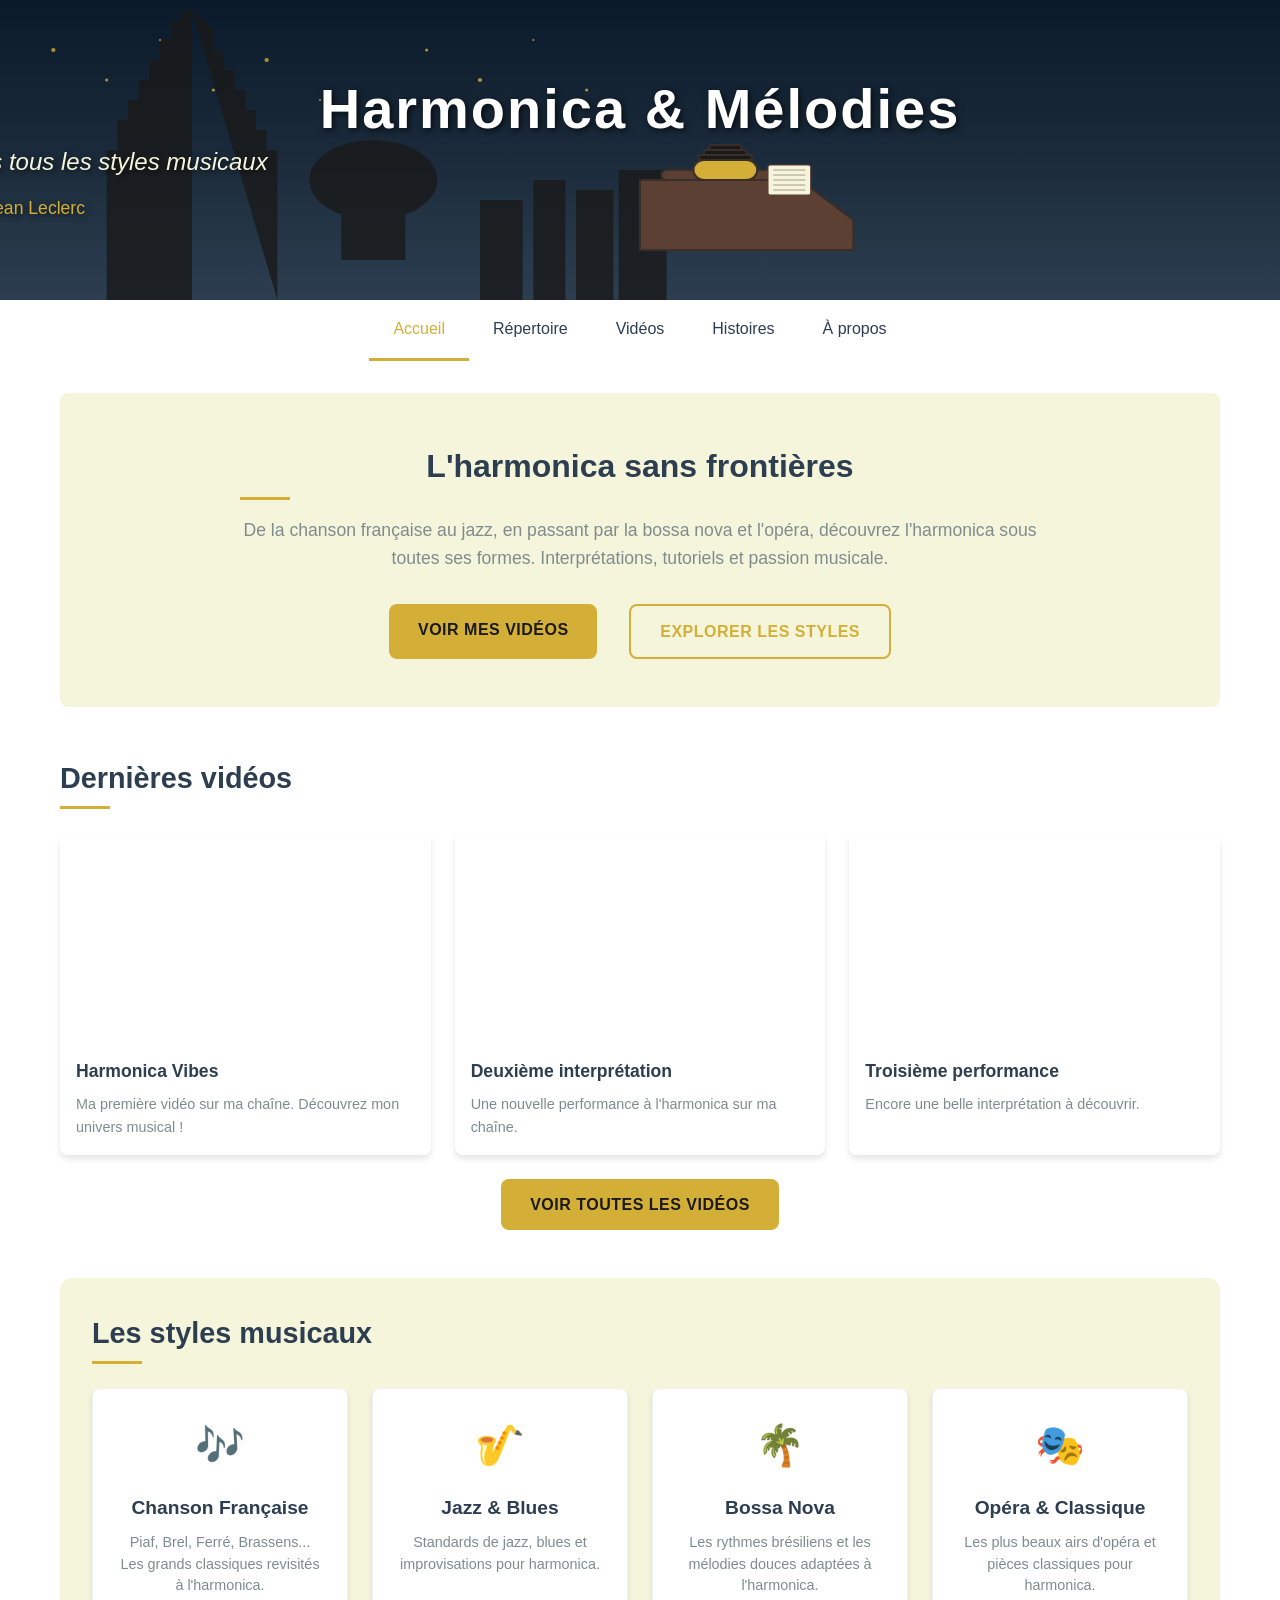
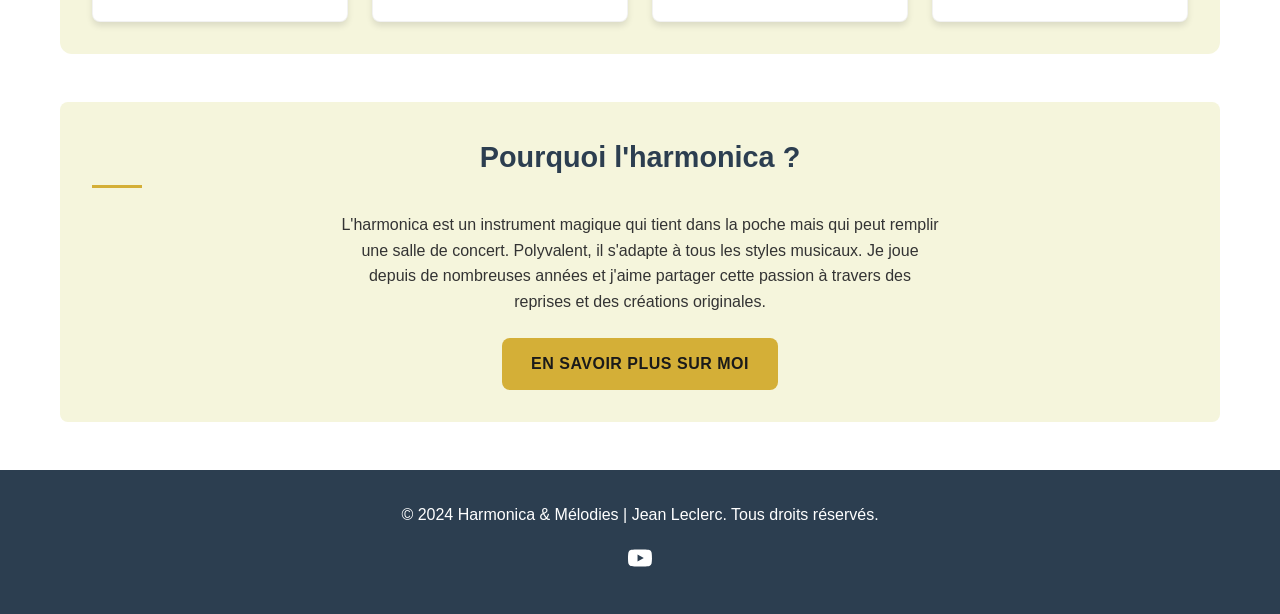
<file: index.html>
<!DOCTYPE html>
<html lang="fr">
<head>
    <meta charset="UTF-8">
    <meta name="viewport" content="width=device-width, initial-scale=1.0">
    <title>Harmonica & Mélodies | Jean Leclerc</title>
    <meta name="description" content="Découvrez l'harmonica à travers tous les styles musicaux : chanson française, jazz, bossa nova, opéra et plus encore. Jean Leclerc - Harmonica & Mélodies.">
    <link rel="stylesheet" href="css/style.css">
    <link rel="icon" type="image/svg+xml" href="data:image/svg+xml,<svg xmlns='http://www.w3.org/2000/svg' viewBox='0 0 100 100'><text y='.9em' font-size='90'>🎶</text></svg>">
</head>
<body>
    <header>
        <div class="header-banner">
            <!-- Bannière SVG avec harmonica, pupitre et Paris -->
            <div class="banner-svg">
                <svg viewBox="0 0 1200 300" xmlns="http://www.w3.org/2000/svg" preserveAspectRatio="none">
                    <!-- Ciel nocturne Paris -->
                    <rect width="1200" height="300" fill="url(#skyGradient)" />
                    
                    <!-- Silhouette de Paris (Tour Eiffel, Montmartre) -->
                    <g fill="#1A1A1A" opacity="0.8">
                        <!-- Tour Eiffel -->
                        <path d="M100 300 L100 150 L110 150 L110 120 L120 120 L120 100 L130 100 L130 80 L140 80 L140 60 L150 60 L150 40 L160 40 L160 20 L170 20 L170 10 L180 10 L180 300 Z" />
                        <path d="M180 10 L200 30 L200 50 L210 50 L210 70 L220 70 L220 90 L230 90 L230 110 L240 110 L240 130 L250 130 L250 150 L260 150 L260 300 Z" />
                        
                        <!-- Montmartre (Sacré-Cœur) -->
                        <ellipse cx="350" cy="180" rx="60" ry="40" />
                        <rect x="320" y="180" width="60" height="80" />
                        <polygon points="320,180 350,140 380,180" />
                        
                        <!-- Autres bâtiments -->
                        <rect x="450" y="200" width="40" height="100" />
                        <rect x="500" y="180" width="30" height="120" />
                        <rect x="540" y="190" width="35" height="110" />
                        <rect x="580" y="170" width="45" height="130" />
                    </g>
                    
                    <!-- Bureau et pupitre -->
                    <g fill="#5C4033" stroke="#3A2E28" stroke-width="2">
                        <!-- Pupitre -->
                        <path d="M600 250 L600 180 L750 180 L800 220 L800 250 L600 250 Z" />
                        <rect x="620" y="170" width="130" height="10" rx="5" />
                        
                        <!-- Harmonica sur le pupitre -->
                        <rect x="650" y="160" width="60" height="20" rx="10" fill="#D4AF37" />
                        <rect x="655" y="155" width="50" height="5" rx="2" fill="#1A1A1A" />
                        <rect x="660" y="150" width="40" height="5" rx="2" fill="#1A1A1A" />
                        <rect x="665" y="145" width="30" height="5" rx="2" fill="#1A1A1A" />
                        
                        <!-- Partitions -->
                        <rect x="720" y="165" width="40" height="30" rx="2" fill="#F5F5DC" stroke="#5C4033" stroke-width="1" />
                        <line x1="725" y1="170" x2="755" y2="170" stroke="#5C4033" stroke-width="0.5" />
                        <line x1="725" y1="175" x2="755" y2="175" stroke="#5C4033" stroke-width="0.5" />
                        <line x1="725" y1="180" x2="755" y2="180" stroke="#5C4033" stroke-width="0.5" />
                        <line x1="725" y1="185" x2="755" y2="185" stroke="#5C4033" stroke-width="0.5" />
                        <line x1="725" y1="190" x2="755" y2="190" stroke="#5C4033" stroke-width="0.5" />
                    </g>
                    
                    <!-- Étoiles et lumières -->
                    <g fill="#D4AF37" opacity="0.8">
                        <circle cx="50" cy="50" r="2" />
                        <circle cx="100" cy="80" r="1.5" />
                        <circle cx="150" cy="40" r="1" />
                        <circle cx="200" cy="90" r="1.5" />
                        <circle cx="250" cy="60" r="2" />
                        <circle cx="300" cy="100" r="1" />
                        <circle cx="400" cy="50" r="1.5" />
                        <circle cx="450" cy="80" r="2" />
                        <circle cx="500" cy="40" r="1" />
                        <circle cx="550" cy="90" r="1.5" />
                    </g>
                    
                    <!-- Dégradés -->
                    <defs>
                        <linearGradient id="skyGradient" x1="0%" y1="0%" x2="0%" y2="100%">
                            <stop offset="0%" style="stop-color:#0A1A2A;stop-opacity:1" />
                            <stop offset="50%" style="stop-color:#1A2A3A;stop-opacity:1" />
                            <stop offset="100%" style="stop-color:#2C3E50;stop-opacity:1" />
                        </linearGradient>
                    </defs>
                </svg>
            </div>
            <div class="header-content">
                <h1>Harmonica & Mélodies</h1>
                <p class="subtitle">L'harmonica à travers tous les styles musicaux</p>
                <p class="artist-name">par Jean Leclerc</p>
            </div>
        </div>
        <nav>
            <ul>
                <li><a href="index.html" class="active">Accueil</a></li>
                <li><a href="repertoire.html">Répertoire</a></li>
                <li><a href="videos.html">Vidéos</a></li>
                <li><a href="histoires.html">Histoires</a></li>
                <li><a href="apropos.html">À propos</a></li>
            </ul>
        </nav>
    </header>

    <main class="container">
        <section class="hero">
            <div class="hero-content">
                <h2>L'harmonica sans frontières</h2>
                <p>De la chanson française au jazz, en passant par la bossa nova et l'opéra, découvrez l'harmonica sous toutes ses formes. Interprétations, tutoriels et passion musicale.</p>
                <div class="hero-buttons">
                    <a href="videos.html" class="btn">Voir mes vidéos</a>
                    <a href="#styles" class="btn btn-outline">Explorer les styles</a>
                </div>
            </div>
        </section>

        <section class="featured">
            <h2>Dernières vidéos</h2>
            <div class="video-grid" id="featured-videos">
                <!-- Ta première vidéo en vedette -->
                <article class="video-card">
                    <div class="video-embed">
                        <iframe src="https://www.youtube.com/embed/9Lbs3R3pahw" 
                                title="Harmonica Vibes - Première vidéo" 
                                allow="accelerometer; autoplay; clipboard-write; encrypted-media; gyroscope; picture-in-picture" 
                                allowfullscreen>
                        </iframe>
                    </div>
                    <div class="video-info">
                        <h3>Harmonica Vibes</h3>
                        <p>Ma première vidéo sur ma chaîne. Découvrez mon univers musical !</p>
                    </div>
                </article>

                <!-- Ta deuxième vidéo en vedette -->
                <article class="video-card">
                    <div class="video-embed">
                        <iframe src="https://www.youtube.com/embed/R0z_JLqBijk" 
                                title="Harmonica Vibes - Deuxième interprétation" 
                                allow="accelerometer; autoplay; clipboard-write; encrypted-media; gyroscope; picture-in-picture" 
                                allowfullscreen>
                        </iframe>
                    </div>
                    <div class="video-info">
                        <h3>Deuxième interprétation</h3>
                        <p>Une nouvelle performance à l'harmonica sur ma chaîne.</p>
                    </div>
                </article>

                <!-- Ta troisième vidéo en vedette -->
                <article class="video-card">
                    <div class="video-embed">
                        <iframe src="https://www.youtube.com/embed/bm5PrwpDp4g" 
                                title="Harmonica Vibes - Troisième performance" 
                                allow="accelerometer; autoplay; clipboard-write; encrypted-media; gyroscope; picture-in-picture" 
                                allowfullscreen>
                        </iframe>
                    </div>
                    <div class="video-info">
                        <h3>Troisième performance</h3>
                        <p>Encore une belle interprétation à découvrir.</p>
                    </div>
                </article>
            </div>
            <div class="text-center mt-3">
                <a href="videos.html" class="btn">Voir toutes les vidéos</a>
            </div>
        </section>

        <section class="styles-section" id="styles">
            <h2>Les styles musicaux</h2>
            <div class="styles-grid">
                <div class="style-card">
                    <div class="style-icon">🎶</div>
                    <h3>Chanson Française</h3>
                    <p>Piaf, Brel, Ferré, Brassens... Les grands classiques revisités à l'harmonica.</p>
                </div>
                <div class="style-card">
                    <div class="style-icon">🎷</div>
                    <h3>Jazz & Blues</h3>
                    <p>Standards de jazz, blues et improvisations pour harmonica.</p>
                </div>
                <div class="style-card">
                    <div class="style-icon">🌴</div>
                    <h3>Bossa Nova</h3>
                    <p>Les rythmes brésiliens et les mélodies douces adaptées à l'harmonica.</p>
                </div>
                <div class="style-card">
                    <div class="style-icon">🎭</div>
                    <h3>Opéra & Classique</h3>
                    <p>Les plus beaux airs d'opéra et pièces classiques pour harmonica.</p>
                </div>
            </div>
        </section>

        <section class="about-teaser">
            <h2>Pourquoi l'harmonica ?</h2>
            <p>L'harmonica est un instrument magique qui tient dans la poche mais qui peut remplir une salle de concert. Polyvalent, il s'adapte à tous les styles musicaux. Je joue depuis de nombreuses années et j'aime partager cette passion à travers des reprises et des créations originales.</p>
            <a href="apropos.html" class="btn">En savoir plus sur moi</a>
        </section>
    </main>

    <footer>
        <div class="container">
            <p>&copy; 2024 Harmonica & Mélodies | Jean Leclerc. Tous droits réservés.</p>
            <div class="social-links">
                <a href="https://youtube.com/@harmonicavibes" class="social-link" aria-label="YouTube" target="_blank" rel="noopener noreferrer">
                    <svg xmlns="http://www.w3.org/2000/svg" width="24" height="24" viewBox="0 0 24 24" fill="currentColor">
                        <path d="M23.498 6.186a3.016 3.016 0 0 0-2.122-2.136C19.505 3.545 12 3.545 12 3.545s-7.505 0-9.377.505A3.017 3.017 0 0 0 .502 6.186C0 8.07 0 12 0 12s0 3.93.502 5.814a3.016 3.016 0 0 0 2.122 2.136c1.871.505 9.376.505 9.376.505s7.505 0 9.377-.505a3.015 3.015 0 0 0 2.122-2.136C24 15.93 24 12 24 12s0-3.93-.502-5.814zM9.545 15.568V8.432L15.818 12l-6.273 3.568z"/>
                    </svg>
                </a>
            </div>
        </div>
    </footer>

    <script src="js/main.js"></script>
</body>
</html>
</file>
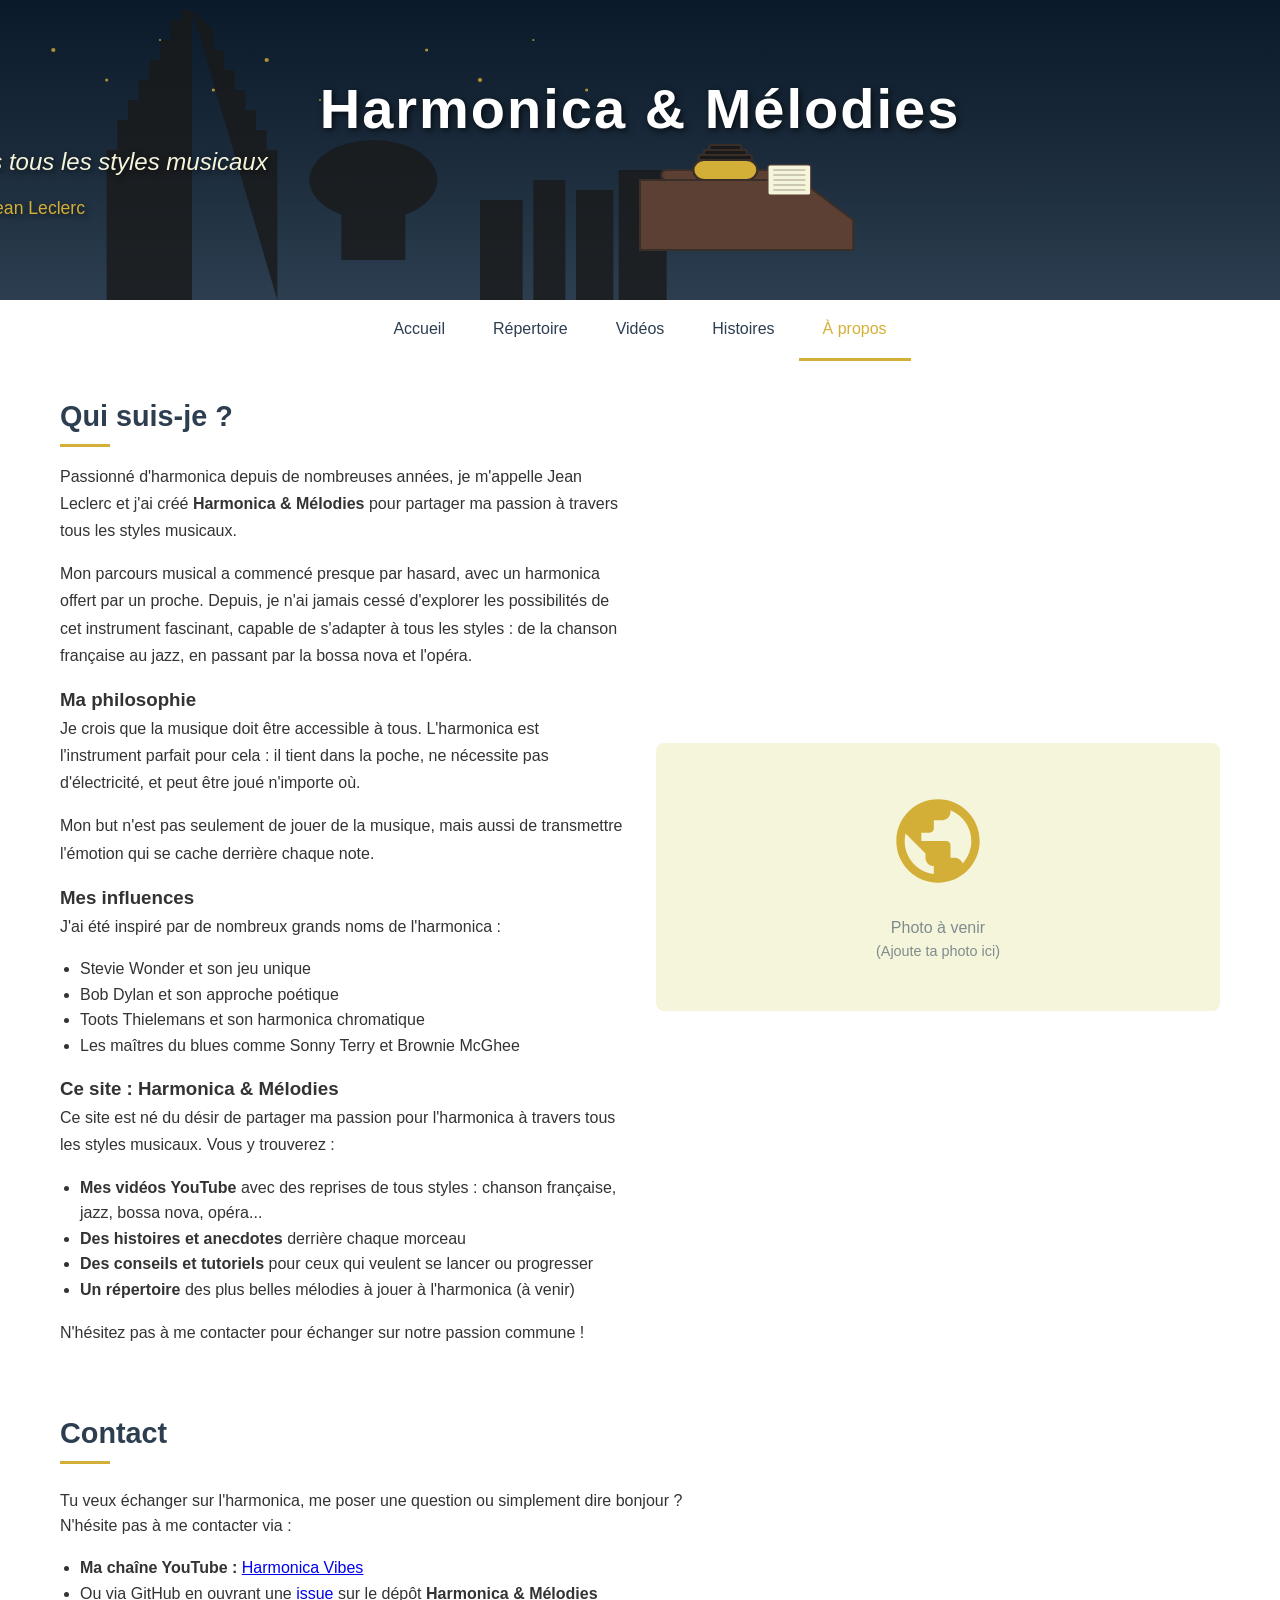
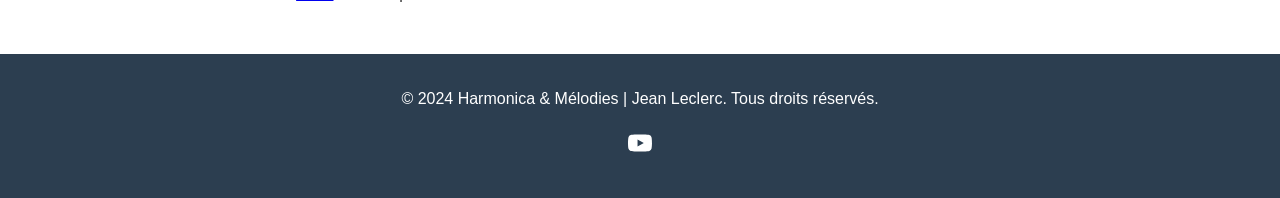
<file: apropos.html>
<!DOCTYPE html>
<html lang="fr">
<head>
    <meta charset="UTF-8">
    <meta name="viewport" content="width=device-width, initial-scale=1.0">
    <title>À propos - Harmonica & Mélodies | Jean Leclerc</title>
    <meta name="description" content="Découvrez Jean Leclerc, passionné d'harmonica et créateur de Harmonica & Mélodies, la référence de l'harmonica à travers tous les styles musicaux.">
    <link rel="stylesheet" href="css/style.css">
    <link rel="icon" type="image/svg+xml" href="data:image/svg+xml,<svg xmlns='http://www.w3.org/2000/svg' viewBox='0 0 100 100'><text y='.9em' font-size='90'>🎶</text></svg>">
</head>
<body>
    <header>
        <div class="header-banner">
            <div class="banner-svg">
                <svg viewBox="0 0 1200 300" xmlns="http://www.w3.org/2000/svg" preserveAspectRatio="none">
                    <rect width="1200" height="300" fill="url(#skyGradient)" />
                    <g fill="#1A1A1A" opacity="0.8">
                        <path d="M100 300 L100 150 L110 150 L110 120 L120 120 L120 100 L130 100 L130 80 L140 80 L140 60 L150 60 L150 40 L160 40 L160 20 L170 20 L170 10 L180 10 L180 300 Z" />
                        <path d="M180 10 L200 30 L200 50 L210 50 L210 70 L220 70 L220 90 L230 90 L230 110 L240 110 L240 130 L250 130 L250 150 L260 150 L260 300 Z" />
                        <ellipse cx="350" cy="180" rx="60" ry="40" />
                        <rect x="320" y="180" width="60" height="80" />
                        <polygon points="320,180 350,140 380,180" />
                        <rect x="450" y="200" width="40" height="100" />
                        <rect x="500" y="180" width="30" height="120" />
                        <rect x="540" y="190" width="35" height="110" />
                        <rect x="580" y="170" width="45" height="130" />
                    </g>
                    <g fill="#5C4033" stroke="#3A2E28" stroke-width="2">
                        <path d="M600 250 L600 180 L750 180 L800 220 L800 250 L600 250 Z" />
                        <rect x="620" y="170" width="130" height="10" rx="5" />
                        <rect x="650" y="160" width="60" height="20" rx="10" fill="#D4AF37" />
                        <rect x="655" y="155" width="50" height="5" rx="2" fill="#1A1A1A" />
                        <rect x="660" y="150" width="40" height="5" rx="2" fill="#1A1A1A" />
                        <rect x="665" y="145" width="30" height="5" rx="2" fill="#1A1A1A" />
                        <rect x="720" y="165" width="40" height="30" rx="2" fill="#F5F5DC" stroke="#5C4033" stroke-width="1" />
                        <line x1="725" y1="170" x2="755" y2="170" stroke="#5C4033" stroke-width="0.5" />
                        <line x1="725" y1="175" x2="755" y2="175" stroke="#5C4033" stroke-width="0.5" />
                        <line x1="725" y1="180" x2="755" y2="180" stroke="#5C4033" stroke-width="0.5" />
                        <line x1="725" y1="185" x2="755" y2="185" stroke="#5C4033" stroke-width="0.5" />
                        <line x1="725" y1="190" x2="755" y2="190" stroke="#5C4033" stroke-width="0.5" />
                    </g>
                    <g fill="#D4AF37" opacity="0.8">
                        <circle cx="50" cy="50" r="2" />
                        <circle cx="100" cy="80" r="1.5" />
                        <circle cx="150" cy="40" r="1" />
                        <circle cx="200" cy="90" r="1.5" />
                        <circle cx="250" cy="60" r="2" />
                        <circle cx="300" cy="100" r="1" />
                        <circle cx="400" cy="50" r="1.5" />
                        <circle cx="450" cy="80" r="2" />
                        <circle cx="500" cy="40" r="1" />
                        <circle cx="550" cy="90" r="1.5" />
                    </g>
                    <defs>
                        <linearGradient id="skyGradient" x1="0%" y1="0%" x2="0%" y2="100%">
                            <stop offset="0%" style="stop-color:#0A1A2A;stop-opacity:1" />
                            <stop offset="50%" style="stop-color:#1A2A3A;stop-opacity:1" />
                            <stop offset="100%" style="stop-color:#2C3E50;stop-opacity:1" />
                        </linearGradient>
                    </defs>
                </svg>
            </div>
            <div class="header-content">
                <h1>Harmonica & Mélodies</h1>
                <p class="subtitle">L'harmonica à travers tous les styles musicaux</p>
                <p class="artist-name">par Jean Leclerc</p>
            </div>
        </div>
        <nav>
            <ul>
                <li><a href="index.html">Accueil</a></li>
                <li><a href="repertoire.html">Répertoire</a></li>
                <li><a href="videos.html">Vidéos</a></li>
                <li><a href="histoires.html">Histoires</a></li>
                <li><a href="apropos.html" class="active">À propos</a></li>
            </ul>
        </nav>
    </header>

    <main class="container">
        <section class="about-page">
            <div class="about-content">
                <div class="about-text">
                    <h2>Qui suis-je ?</h2>
                    <p>Passionné d'harmonica depuis de nombreuses années, je m'appelle Jean Leclerc et j'ai créé <strong>Harmonica & Mélodies</strong> pour partager ma passion à travers tous les styles musicaux.</p>
                    <p>Mon parcours musical a commencé presque par hasard, avec un harmonica offert par un proche. Depuis, je n'ai jamais cessé d'explorer les possibilités de cet instrument fascinant, capable de s'adapter à tous les styles : de la chanson française au jazz, en passant par la bossa nova et l'opéra.</p>
                    
                    <h3>Ma philosophie</h3>
                    <p>Je crois que la musique doit être accessible à tous. L'harmonica est l'instrument parfait pour cela : il tient dans la poche, ne nécessite pas d'électricité, et peut être joué n'importe où.</p>
                    <p>Mon but n'est pas seulement de jouer de la musique, mais aussi de transmettre l'émotion qui se cache derrière chaque note.</p>

                    <h3>Mes influences</h3>
                    <p>J'ai été inspiré par de nombreux grands noms de l'harmonica :</p>
                    <ul style="margin-left: 20px; margin-bottom: 1rem;">
                        <li>Stevie Wonder et son jeu unique</li>
                        <li>Bob Dylan et son approche poétique</li>
                        <li>Toots Thielemans et son harmonica chromatique</li>
                        <li>Les maîtres du blues comme Sonny Terry et Brownie McGhee</li>
                    </ul>

                    <h3>Ce site : Harmonica & Mélodies</h3>
                    <p>Ce site est né du désir de partager ma passion pour l'harmonica à travers tous les styles musicaux. Vous y trouverez :</p>
                    <ul style="margin-left: 20px; margin-bottom: 1rem;">
                        <li><strong>Mes vidéos YouTube</strong> avec des reprises de tous styles : chanson française, jazz, bossa nova, opéra...</li>
                        <li><strong>Des histoires et anecdotes</strong> derrière chaque morceau</li>
                        <li><strong>Des conseils et tutoriels</strong> pour ceux qui veulent se lancer ou progresser</li>
                        <li><strong>Un répertoire</strong> des plus belles mélodies à jouer à l'harmonica (à venir)</li>
                    </ul>
                    <p>N'hésitez pas à me contacter pour échanger sur notre passion commune !</p>
                </div>
                
                <div class="about-image">
                    <!-- Tu peux ajouter une photo de toi ici -->
                    <div style="background-color: var(--light-color); padding: 3rem; border-radius: var(--border-radius); text-align: center;">
                        <svg xmlns="http://www.w3.org/2000/svg" width="100" height="100" viewBox="0 0 24 24" fill="var(--secondary-color)" style="margin-bottom: 1rem;">
                            <path d="M12 2C6.48 2 2 6.48 2 12s4.48 10 10 10 10-4.48 10-10S17.52 2 12 2zm-1 17.93c-3.94-.49-7-3.85-7-7.93 0-.62.08-1.21.21-1.79L9 15v1c0 1.1.9 2 2 2v1.93zm6.9-2.54c-.26-.81-1-1.39-1.9-1.39h-1v-3c0-.55-.45-1-1-1H8v-2h2c.55 0 1-.45 1-1V7h2c1.1 0 2-.9 2-2v-.41c2.93 1.19 5 4.06 5 7.41 0 2.08-.8 3.97-2.1 5.39z"/>
                        </svg>
                        <p style="color: var(--text-light);">Photo à venir</p>
                        <p style="color: var(--text-light); font-size: 0.9rem;">(Ajoute ta photo ici)</p>
                    </div>
                </div>
            </div>
        </section>

        <section class="contact-section mt-4">
            <h2>Contact</h2>
            <p>Tu veux échanger sur l'harmonica, me poser une question ou simplement dire bonjour ?</p>
            <p>N'hésite pas à me contacter via :</p>
            <ul style="margin-left: 20px; margin-top: 1rem;">
                <li><strong>Ma chaîne YouTube :</strong> <a href="https://youtube.com/@harmonicavibes" target="_blank" rel="noopener noreferrer">Harmonica Vibes</a></li>
                <li>Ou via GitHub en ouvrant une <a href="https://github.com/JeanLeclerc/Site_harmo/issues" target="_blank">issue</a> sur le dépôt <strong>Harmonica & Mélodies</strong></li>
            </ul>
        </section>
    </main>

    <footer>
        <div class="container">
            <p>&copy; 2024 Harmonica & Mélodies | Jean Leclerc. Tous droits réservés.</p>
            <div class="social-links">
                <a href="https://youtube.com/@harmonicavibes" class="social-link" aria-label="YouTube" target="_blank" rel="noopener noreferrer">
                    <svg xmlns="http://www.w3.org/2000/svg" width="24" height="24" viewBox="0 0 24 24" fill="currentColor">
                        <path d="M23.498 6.186a3.016 3.016 0 0 0-2.122-2.136C19.505 3.545 12 3.545 12 3.545s-7.505 0-9.377.505A3.017 3.017 0 0 0 .502 6.186C0 8.07 0 12 0 12s0 3.93.502 5.814a3.016 3.016 0 0 0 2.122 2.136c1.871.505 9.376.505 9.376.505s7.505 0 9.377-.505a3.015 3.015 0 0 0 2.122-2.136C24 15.93 24 12 24 12s0-3.93-.502-5.814zM9.545 15.568V8.432L15.818 12l-6.273 3.568z"/>
                    </svg>
                </a>
            </div>
        </div>
    </footer>

    <script src="js/main.js"></script>
</body>
</html>
</file>
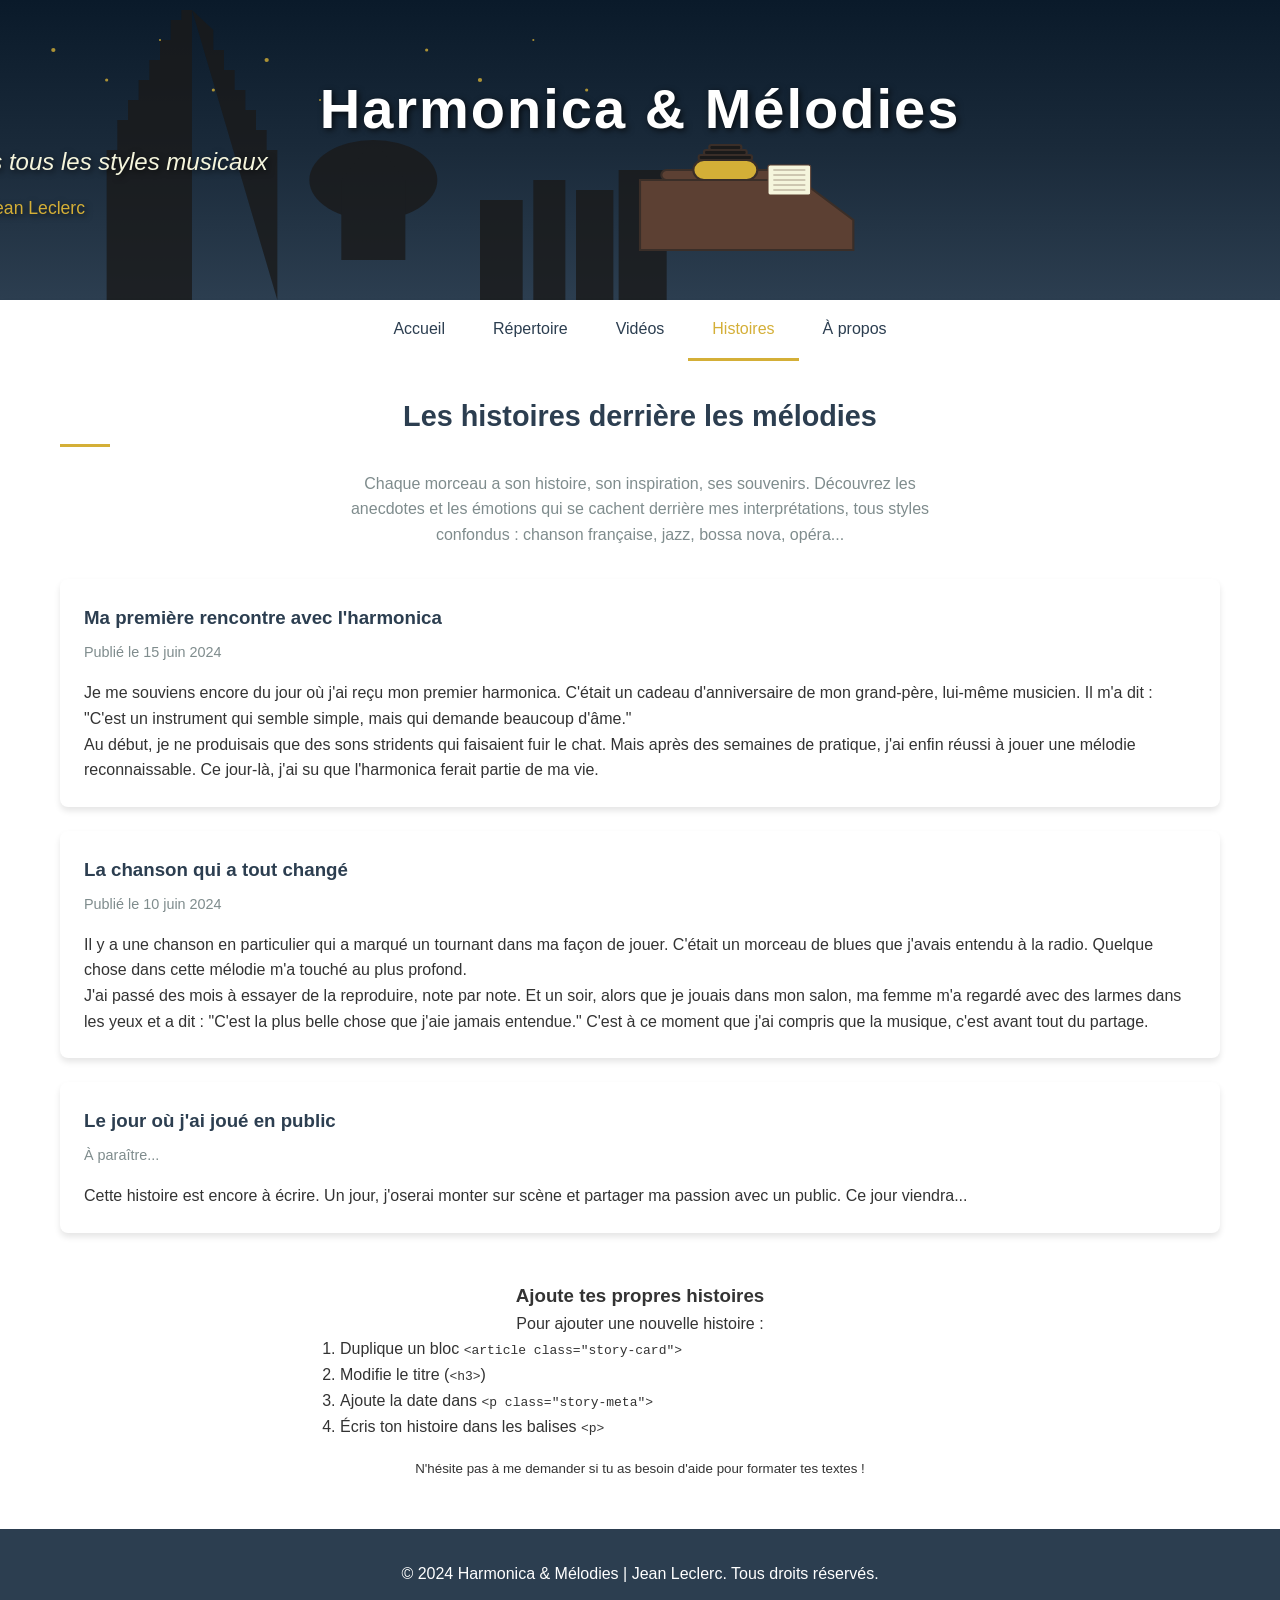
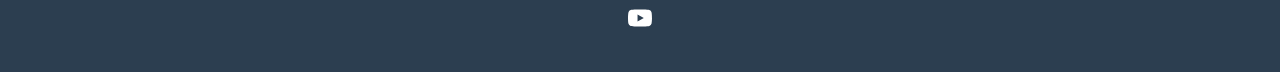
<file: histoires.html>
<!DOCTYPE html>
<html lang="fr">
<head>
    <meta charset="UTF-8">
    <meta name="viewport" content="width=device-width, initial-scale=1.0">
    <title>Histoires - Harmonica & Mélodies | Jean Leclerc</title>
    <meta name="description" content="Découvrez les histoires et anecdotes derrière les morceaux d'harmonica de Jean Leclerc : chanson française, jazz, bossa nova et plus encore.">
    <link rel="stylesheet" href="css/style.css">
    <link rel="icon" type="image/svg+xml" href="data:image/svg+xml,<svg xmlns='http://www.w3.org/2000/svg' viewBox='0 0 100 100'><text y='.9em' font-size='90'>🎶</text></svg>">
</head>
<body>
    <header>
        <div class="header-banner">
            <div class="banner-svg">
                <svg viewBox="0 0 1200 300" xmlns="http://www.w3.org/2000/svg" preserveAspectRatio="none">
                    <rect width="1200" height="300" fill="url(#skyGradient)" />
                    <g fill="#1A1A1A" opacity="0.8">
                        <path d="M100 300 L100 150 L110 150 L110 120 L120 120 L120 100 L130 100 L130 80 L140 80 L140 60 L150 60 L150 40 L160 40 L160 20 L170 20 L170 10 L180 10 L180 300 Z" />
                        <path d="M180 10 L200 30 L200 50 L210 50 L210 70 L220 70 L220 90 L230 90 L230 110 L240 110 L240 130 L250 130 L250 150 L260 150 L260 300 Z" />
                        <ellipse cx="350" cy="180" rx="60" ry="40" />
                        <rect x="320" y="180" width="60" height="80" />
                        <polygon points="320,180 350,140 380,180" />
                        <rect x="450" y="200" width="40" height="100" />
                        <rect x="500" y="180" width="30" height="120" />
                        <rect x="540" y="190" width="35" height="110" />
                        <rect x="580" y="170" width="45" height="130" />
                    </g>
                    <g fill="#5C4033" stroke="#3A2E28" stroke-width="2">
                        <path d="M600 250 L600 180 L750 180 L800 220 L800 250 L600 250 Z" />
                        <rect x="620" y="170" width="130" height="10" rx="5" />
                        <rect x="650" y="160" width="60" height="20" rx="10" fill="#D4AF37" />
                        <rect x="655" y="155" width="50" height="5" rx="2" fill="#1A1A1A" />
                        <rect x="660" y="150" width="40" height="5" rx="2" fill="#1A1A1A" />
                        <rect x="665" y="145" width="30" height="5" rx="2" fill="#1A1A1A" />
                        <rect x="720" y="165" width="40" height="30" rx="2" fill="#F5F5DC" stroke="#5C4033" stroke-width="1" />
                        <line x1="725" y1="170" x2="755" y2="170" stroke="#5C4033" stroke-width="0.5" />
                        <line x1="725" y1="175" x2="755" y2="175" stroke="#5C4033" stroke-width="0.5" />
                        <line x1="725" y1="180" x2="755" y2="180" stroke="#5C4033" stroke-width="0.5" />
                        <line x1="725" y1="185" x2="755" y2="185" stroke="#5C4033" stroke-width="0.5" />
                        <line x1="725" y1="190" x2="755" y2="190" stroke="#5C4033" stroke-width="0.5" />
                    </g>
                    <g fill="#D4AF37" opacity="0.8">
                        <circle cx="50" cy="50" r="2" />
                        <circle cx="100" cy="80" r="1.5" />
                        <circle cx="150" cy="40" r="1" />
                        <circle cx="200" cy="90" r="1.5" />
                        <circle cx="250" cy="60" r="2" />
                        <circle cx="300" cy="100" r="1" />
                        <circle cx="400" cy="50" r="1.5" />
                        <circle cx="450" cy="80" r="2" />
                        <circle cx="500" cy="40" r="1" />
                        <circle cx="550" cy="90" r="1.5" />
                    </g>
                    <defs>
                        <linearGradient id="skyGradient" x1="0%" y1="0%" x2="0%" y2="100%">
                            <stop offset="0%" style="stop-color:#0A1A2A;stop-opacity:1" />
                            <stop offset="50%" style="stop-color:#1A2A3A;stop-opacity:1" />
                            <stop offset="100%" style="stop-color:#2C3E50;stop-opacity:1" />
                        </linearGradient>
                    </defs>
                </svg>
            </div>
            <div class="header-content">
                <h1>Harmonica & Mélodies</h1>
                <p class="subtitle">L'harmonica à travers tous les styles musicaux</p>
                <p class="artist-name">par Jean Leclerc</p>
            </div>
        </div>
        <nav>
            <ul>
                <li><a href="index.html">Accueil</a></li>
                <li><a href="repertoire.html">Répertoire</a></li>
                <li><a href="videos.html">Vidéos</a></li>
                <li><a href="histoires.html" class="active">Histoires</a></li>
                <li><a href="apropos.html">À propos</a></li>
            </ul>
        </nav>
    </header>

    <main class="container">
        <section class="videos-intro">
            <h2>Les histoires derrière les mélodies</h2>
            <p>Chaque morceau a son histoire, son inspiration, ses souvenirs. Découvrez les anecdotes et les émotions qui se cachent derrière mes interprétations, tous styles confondus : chanson française, jazz, bossa nova, opéra...</p>
        </section>

        <section class="stories-section">
            <!-- Exemple d'histoire - À modifier avec tes propres histoires -->
            <article class="story-card">
                <h3>Ma première rencontre avec l'harmonica</h3>
                <p class="story-meta">Publié le 15 juin 2024</p>
                <p>Je me souviens encore du jour où j'ai reçu mon premier harmonica. C'était un cadeau d'anniversaire de mon grand-père, lui-même musicien. Il m'a dit : "C'est un instrument qui semble simple, mais qui demande beaucoup d'âme."</p>
                <p>Au début, je ne produisais que des sons stridents qui faisaient fuir le chat. Mais après des semaines de pratique, j'ai enfin réussi à jouer une mélodie reconnaissable. Ce jour-là, j'ai su que l'harmonica ferait partie de ma vie.</p>
            </article>

            <article class="story-card">
                <h3>La chanson qui a tout changé</h3>
                <p class="story-meta">Publié le 10 juin 2024</p>
                <p>Il y a une chanson en particulier qui a marqué un tournant dans ma façon de jouer. C'était un morceau de blues que j'avais entendu à la radio. Quelque chose dans cette mélodie m'a touché au plus profond.</p>
                <p>J'ai passé des mois à essayer de la reproduire, note par note. Et un soir, alors que je jouais dans mon salon, ma femme m'a regardé avec des larmes dans les yeux et a dit : "C'est la plus belle chose que j'aie jamais entendue." C'est à ce moment que j'ai compris que la musique, c'est avant tout du partage.</p>
            </article>

            <article class="story-card">
                <h3>Le jour où j'ai joué en public</h3>
                <p class="story-meta">À paraître...</p>
                <p>Cette histoire est encore à écrire. Un jour, j'oserai monter sur scène et partager ma passion avec un public. Ce jour viendra...</p>
            </article>
        </section>

        <section class="add-story-instructions mt-4 text-center">
            <h3>Ajoute tes propres histoires</h3>
            <p>Pour ajouter une nouvelle histoire :</p>
            <ol style="text-align: left; max-width: 600px; margin: 0 auto 1rem auto;">
                <li>Duplique un bloc <code>&lt;article class="story-card"&gt;</code></li>
                <li>Modifie le titre (<code>&lt;h3&gt;</code>)</li>
                <li>Ajoute la date dans <code>&lt;p class="story-meta"&gt;</code></li>
                <li>Écris ton histoire dans les balises <code>&lt;p&gt;</code></li>
            </ol>
            <p><small>N'hésite pas à me demander si tu as besoin d'aide pour formater tes textes !</small></p>
        </section>
    </main>

    <footer>
        <div class="container">
            <p>&copy; 2024 Harmonica & Mélodies | Jean Leclerc. Tous droits réservés.</p>
            <div class="social-links">
                <a href="https://youtube.com/@harmonicavibes" class="social-link" aria-label="YouTube" target="_blank" rel="noopener noreferrer">
                    <svg xmlns="http://www.w3.org/2000/svg" width="24" height="24" viewBox="0 0 24 24" fill="currentColor">
                        <path d="M23.498 6.186a3.016 3.016 0 0 0-2.122-2.136C19.505 3.545 12 3.545 12 3.545s-7.505 0-9.377.505A3.017 3.017 0 0 0 .502 6.186C0 8.07 0 12 0 12s0 3.93.502 5.814a3.016 3.016 0 0 0 2.122 2.136c1.871.505 9.376.505 9.376.505s7.505 0 9.377-.505a3.015 3.015 0 0 0 2.122-2.136C24 15.93 24 12 24 12s0-3.93-.502-5.814zM9.545 15.568V8.432L15.818 12l-6.273 3.568z"/>
                    </svg>
                </a>
            </div>
        </div>
    </footer>

    <script src="js/main.js"></script>
</body>
</html>
</file>
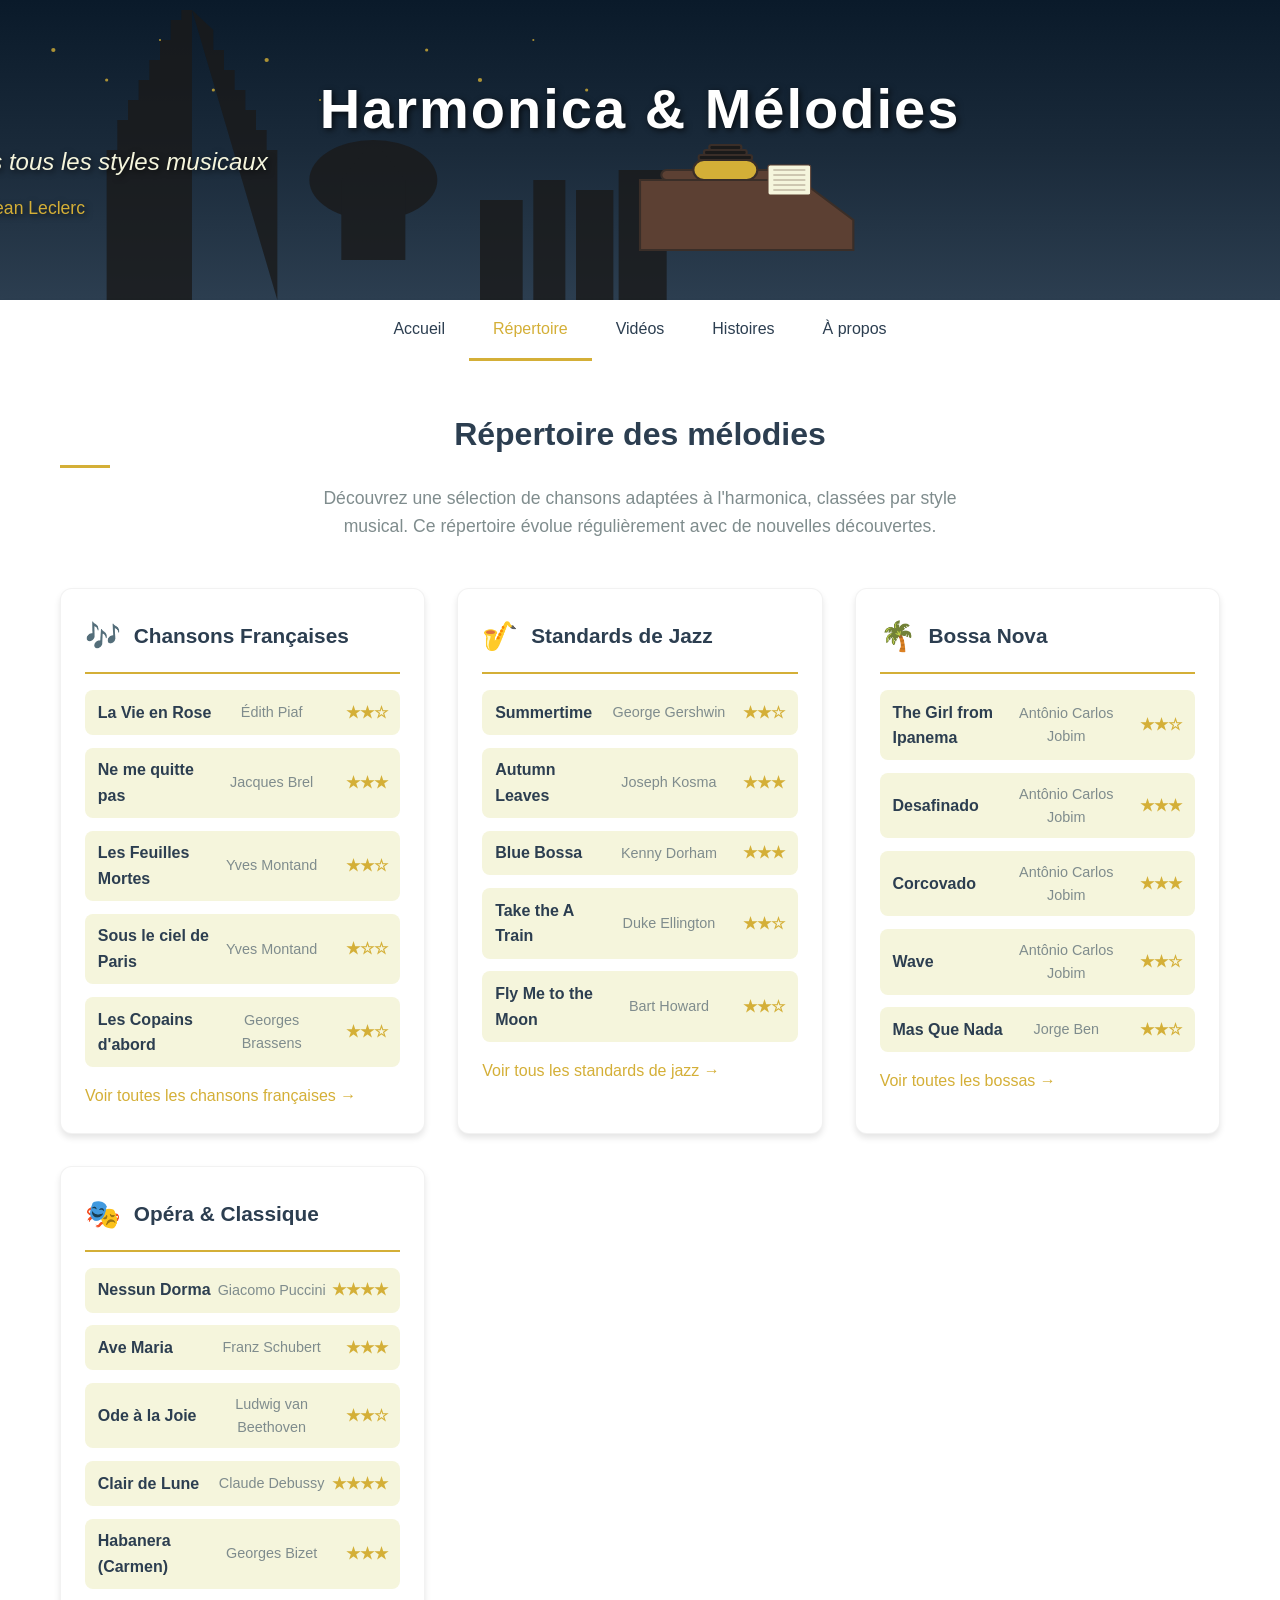
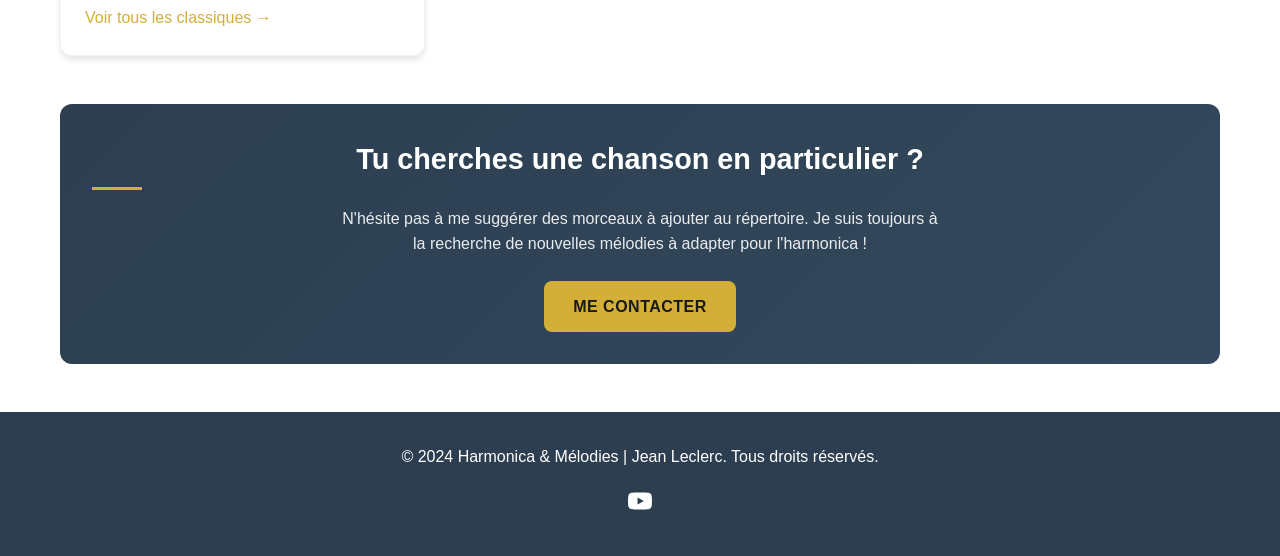
<file: repertoire.html>
<!DOCTYPE html>
<html lang="fr">
<head>
    <meta charset="UTF-8">
    <meta name="viewport" content="width=device-width, initial-scale=1.0">
    <title>Répertoire - Harmonica & Mélodies | Jean Leclerc</title>
    <meta name="description" content="Découvrez le répertoire complet des chansons à jouer à l'harmonica, classées par style : chanson française, jazz, bossa nova, opéra et plus encore.">
    <link rel="stylesheet" href="css/style.css">
    <link rel="icon" type="image/svg+xml" href="data:image/svg+xml,<svg xmlns='http://www.w3.org/2000/svg' viewBox='0 0 100 100'><text y='.9em' font-size='90'>🎶</text></svg>">
</head>
<body>
    <header>
        <div class="header-banner">
            <div class="banner-svg">
                <svg viewBox="0 0 1200 300" xmlns="http://www.w3.org/2000/svg" preserveAspectRatio="none">
                    <rect width="1200" height="300" fill="url(#skyGradient)" />
                    <g fill="#1A1A1A" opacity="0.8">
                        <path d="M100 300 L100 150 L110 150 L110 120 L120 120 L120 100 L130 100 L130 80 L140 80 L140 60 L150 60 L150 40 L160 40 L160 20 L170 20 L170 10 L180 10 L180 300 Z" />
                        <path d="M180 10 L200 30 L200 50 L210 50 L210 70 L220 70 L220 90 L230 90 L230 110 L240 110 L240 130 L250 130 L250 150 L260 150 L260 300 Z" />
                        <ellipse cx="350" cy="180" rx="60" ry="40" />
                        <rect x="320" y="180" width="60" height="80" />
                        <polygon points="320,180 350,140 380,180" />
                        <rect x="450" y="200" width="40" height="100" />
                        <rect x="500" y="180" width="30" height="120" />
                        <rect x="540" y="190" width="35" height="110" />
                        <rect x="580" y="170" width="45" height="130" />
                    </g>
                    <g fill="#5C4033" stroke="#3A2E28" stroke-width="2">
                        <path d="M600 250 L600 180 L750 180 L800 220 L800 250 L600 250 Z" />
                        <rect x="620" y="170" width="130" height="10" rx="5" />
                        <rect x="650" y="160" width="60" height="20" rx="10" fill="#D4AF37" />
                        <rect x="655" y="155" width="50" height="5" rx="2" fill="#1A1A1A" />
                        <rect x="660" y="150" width="40" height="5" rx="2" fill="#1A1A1A" />
                        <rect x="665" y="145" width="30" height="5" rx="2" fill="#1A1A1A" />
                        <rect x="720" y="165" width="40" height="30" rx="2" fill="#F5F5DC" stroke="#5C4033" stroke-width="1" />
                        <line x1="725" y1="170" x2="755" y2="170" stroke="#5C4033" stroke-width="0.5" />
                        <line x1="725" y1="175" x2="755" y2="175" stroke="#5C4033" stroke-width="0.5" />
                        <line x1="725" y1="180" x2="755" y2="180" stroke="#5C4033" stroke-width="0.5" />
                        <line x1="725" y1="185" x2="755" y2="185" stroke="#5C4033" stroke-width="0.5" />
                        <line x1="725" y1="190" x2="755" y2="190" stroke="#5C4033" stroke-width="0.5" />
                    </g>
                    <g fill="#D4AF37" opacity="0.8">
                        <circle cx="50" cy="50" r="2" />
                        <circle cx="100" cy="80" r="1.5" />
                        <circle cx="150" cy="40" r="1" />
                        <circle cx="200" cy="90" r="1.5" />
                        <circle cx="250" cy="60" r="2" />
                        <circle cx="300" cy="100" r="1" />
                        <circle cx="400" cy="50" r="1.5" />
                        <circle cx="450" cy="80" r="2" />
                        <circle cx="500" cy="40" r="1" />
                        <circle cx="550" cy="90" r="1.5" />
                    </g>
                    <defs>
                        <linearGradient id="skyGradient" x1="0%" y1="0%" x2="0%" y2="100%">
                            <stop offset="0%" style="stop-color:#0A1A2A;stop-opacity:1" />
                            <stop offset="50%" style="stop-color:#1A2A3A;stop-opacity:1" />
                            <stop offset="100%" style="stop-color:#2C3E50;stop-opacity:1" />
                        </linearGradient>
                    </defs>
                </svg>
            </div>
            <div class="header-content">
                <h1>Harmonica & Mélodies</h1>
                <p class="subtitle">L'harmonica à travers tous les styles musicaux</p>
                <p class="artist-name">par Jean Leclerc</p>
            </div>
        </div>
        <nav>
            <ul>
                <li><a href="index.html">Accueil</a></li>
                <li><a href="repertoire.html" class="active">Répertoire</a></li>
                <li><a href="videos.html">Vidéos</a></li>
                <li><a href="histoires.html">Histoires</a></li>
                <li><a href="apropos.html">À propos</a></li>
            </ul>
        </nav>
    </header>

    <main class="container">
        <section class="page-header">
            <h2>Répertoire des mélodies</h2>
            <p>Découvrez une sélection de chansons adaptées à l'harmonica, classées par style musical. Ce répertoire évolue régulièrement avec de nouvelles découvertes.</p>
        </section>

        <section class="repertoire-section">
            <div class="repertoire-grid">
                <!-- Chansons Françaises -->
                <div class="repertoire-category">
                    <div class="category-header">
                        <span class="category-icon">🎶</span>
                        <h3>Chansons Françaises</h3>
                    </div>
                    <div class="songs-list">
                        <div class="song-item">
                            <span class="song-title">La Vie en Rose</span>
                            <span class="song-artist">Édith Piaf</span>
                            <span class="song-difficulty">★★☆</span>
                        </div>
                        <div class="song-item">
                            <span class="song-title">Ne me quitte pas</span>
                            <span class="song-artist">Jacques Brel</span>
                            <span class="song-difficulty">★★★</span>
                        </div>
                        <div class="song-item">
                            <span class="song-title">Les Feuilles Mortes</span>
                            <span class="song-artist">Yves Montand</span>
                            <span class="song-difficulty">★★☆</span>
                        </div>
                        <div class="song-item">
                            <span class="song-title">Sous le ciel de Paris</span>
                            <span class="song-artist">Yves Montand</span>
                            <span class="song-difficulty">★☆☆</span>
                        </div>
                        <div class="song-item">
                            <span class="song-title">Les Copains d'abord</span>
                            <span class="song-artist">Georges Brassens</span>
                            <span class="song-difficulty">★★☆</span>
                        </div>
                    </div>
                    <a href="#" class="see-more">Voir toutes les chansons françaises →</a>
                </div>

                <!-- Standards de Jazz -->
                <div class="repertoire-category">
                    <div class="category-header">
                        <span class="category-icon">🎷</span>
                        <h3>Standards de Jazz</h3>
                    </div>
                    <div class="songs-list">
                        <div class="song-item">
                            <span class="song-title">Summertime</span>
                            <span class="song-artist">George Gershwin</span>
                            <span class="song-difficulty">★★☆</span>
                        </div>
                        <div class="song-item">
                            <span class="song-title">Autumn Leaves</span>
                            <span class="song-artist">Joseph Kosma</span>
                            <span class="song-difficulty">★★★</span>
                        </div>
                        <div class="song-item">
                            <span class="song-title">Blue Bossa</span>
                            <span class="song-artist">Kenny Dorham</span>
                            <span class="song-difficulty">★★★</span>
                        </div>
                        <div class="song-item">
                            <span class="song-title">Take the A Train</span>
                            <span class="song-artist">Duke Ellington</span>
                            <span class="song-difficulty">★★☆</span>
                        </div>
                        <div class="song-item">
                            <span class="song-title">Fly Me to the Moon</span>
                            <span class="song-artist">Bart Howard</span>
                            <span class="song-difficulty">★★☆</span>
                        </div>
                    </div>
                    <a href="#" class="see-more">Voir tous les standards de jazz →</a>
                </div>

                <!-- Bossa Nova -->
                <div class="repertoire-category">
                    <div class="category-header">
                        <span class="category-icon">🌴</span>
                        <h3>Bossa Nova</h3>
                    </div>
                    <div class="songs-list">
                        <div class="song-item">
                            <span class="song-title">The Girl from Ipanema</span>
                            <span class="song-artist">Antônio Carlos Jobim</span>
                            <span class="song-difficulty">★★☆</span>
                        </div>
                        <div class="song-item">
                            <span class="song-title">Desafinado</span>
                            <span class="song-artist">Antônio Carlos Jobim</span>
                            <span class="song-difficulty">★★★</span>
                        </div>
                        <div class="song-item">
                            <span class="song-title">Corcovado</span>
                            <span class="song-artist">Antônio Carlos Jobim</span>
                            <span class="song-difficulty">★★★</span>
                        </div>
                        <div class="song-item">
                            <span class="song-title">Wave</span>
                            <span class="song-artist">Antônio Carlos Jobim</span>
                            <span class="song-difficulty">★★☆</span>
                        </div>
                        <div class="song-item">
                            <span class="song-title">Mas Que Nada</span>
                            <span class="song-artist">Jorge Ben</span>
                            <span class="song-difficulty">★★☆</span>
                        </div>
                    </div>
                    <a href="#" class="see-more">Voir toutes les bossas →</a>
                </div>

                <!-- Opéra & Classique -->
                <div class="repertoire-category">
                    <div class="category-header">
                        <span class="category-icon">🎭</span>
                        <h3>Opéra & Classique</h3>
                    </div>
                    <div class="songs-list">
                        <div class="song-item">
                            <span class="song-title">Nessun Dorma</span>
                            <span class="song-artist">Giacomo Puccini</span>
                            <span class="song-difficulty">★★★★</span>
                        </div>
                        <div class="song-item">
                            <span class="song-title">Ave Maria</span>
                            <span class="song-artist">Franz Schubert</span>
                            <span class="song-difficulty">★★★</span>
                        </div>
                        <div class="song-item">
                            <span class="song-title">Ode à la Joie</span>
                            <span class="song-artist">Ludwig van Beethoven</span>
                            <span class="song-difficulty">★★☆</span>
                        </div>
                        <div class="song-item">
                            <span class="song-title">Clair de Lune</span>
                            <span class="song-artist">Claude Debussy</span>
                            <span class="song-difficulty">★★★★</span>
                        </div>
                        <div class="song-item">
                            <span class="song-title">Habanera (Carmen)</span>
                            <span class="song-artist">Georges Bizet</span>
                            <span class="song-difficulty">★★★</span>
                        </div>
                    </div>
                    <a href="#" class="see-more">Voir tous les classiques →</a>
                </div>
            </div>
        </section>

        <section class="repertoire-cta">
            <h2>Tu cherches une chanson en particulier ?</h2>
            <p>N'hésite pas à me suggérer des morceaux à ajouter au répertoire. Je suis toujours à la recherche de nouvelles mélodies à adapter pour l'harmonica !</p>
            <a href="apropos.html#contact" class="btn">Me contacter</a>
        </section>
    </main>

    <footer>
        <div class="container">
            <p>&copy; 2024 Harmonica & Mélodies | Jean Leclerc. Tous droits réservés.</p>
            <div class="social-links">
                <a href="https://youtube.com/@harmonicavibes" class="social-link" aria-label="YouTube" target="_blank" rel="noopener noreferrer">
                    <svg xmlns="http://www.w3.org/2000/svg" width="24" height="24" viewBox="0 0 24 24" fill="currentColor">
                        <path d="M23.498 6.186a3.016 3.016 0 0 0-2.122-2.136C19.505 3.545 12 3.545 12 3.545s-7.505 0-9.377.505A3.017 3.017 0 0 0 .502 6.186C0 8.07 0 12 0 12s0 3.93.502 5.814a3.016 3.016 0 0 0 2.122 2.136c1.871.505 9.376.505 9.376.505s7.505 0 9.377-.505a3.015 3.015 0 0 0 2.122-2.136C24 15.93 24 12 24 12s0-3.93-.502-5.814zM9.545 15.568V8.432L15.818 12l-6.273 3.568z"/>
                    </svg>
                </a>
            </div>
        </div>
    </footer>

    <script src="js/main.js"></script>
</body>
</html>
</file>
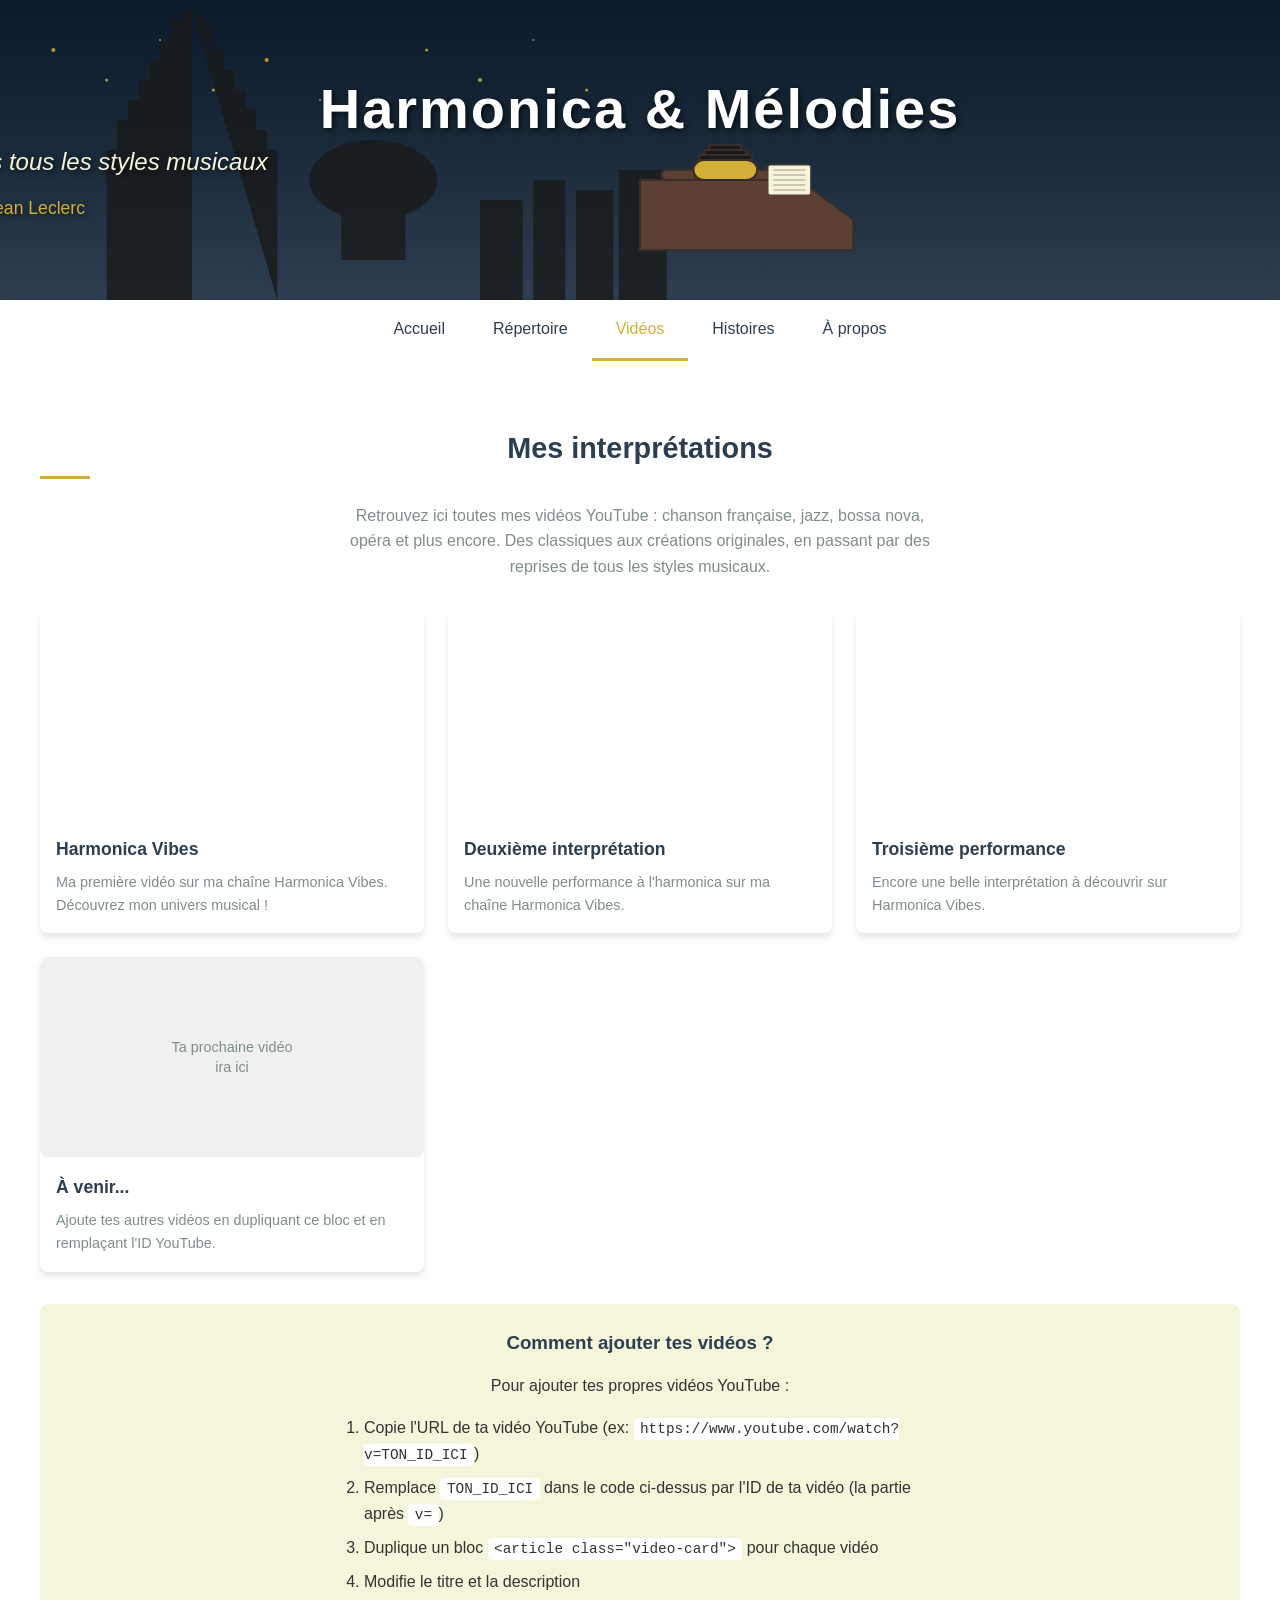
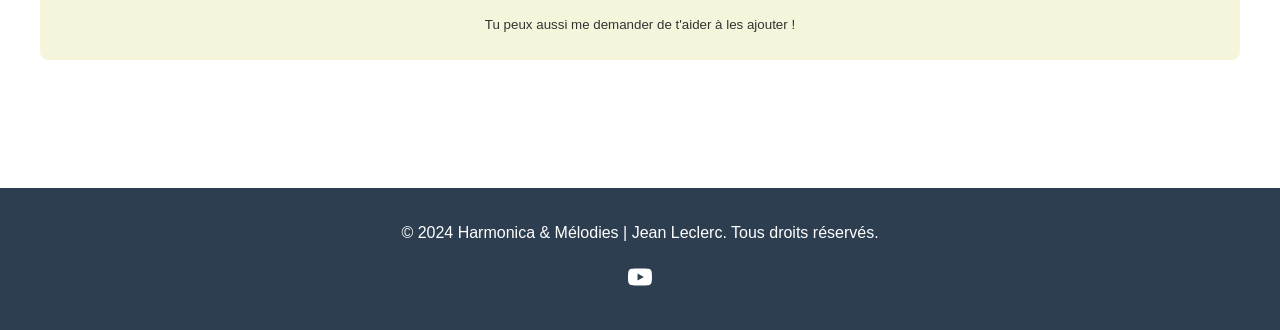
<file: videos.html>
<!DOCTYPE html>
<html lang="fr">
<head>
    <meta charset="UTF-8">
    <meta name="viewport" content="width=device-width, initial-scale=1.0">
    <title>Vidéos - Harmonica & Mélodies | Jean Leclerc</title>
    <meta name="description" content="Retrouvez toutes les vidéos de Jean Leclerc : chanson française, jazz, bossa nova, opéra et plus encore à l'harmonica.">
    <link rel="stylesheet" href="css/style.css">
    <link rel="icon" type="image/svg+xml" href="data:image/svg+xml,<svg xmlns='http://www.w3.org/2000/svg' viewBox='0 0 100 100'><text y='.9em' font-size='90'>🎶</text></svg>">
</head>
<body>
    <header>
        <div class="header-banner">
            <!-- Bannière SVG avec harmonica, pupitre et Paris -->
            <div class="banner-svg">
                <svg viewBox="0 0 1200 300" xmlns="http://www.w3.org/2000/svg" preserveAspectRatio="none">
                    <rect width="1200" height="300" fill="url(#skyGradient)" />
                    <g fill="#1A1A1A" opacity="0.8">
                        <path d="M100 300 L100 150 L110 150 L110 120 L120 120 L120 100 L130 100 L130 80 L140 80 L140 60 L150 60 L150 40 L160 40 L160 20 L170 20 L170 10 L180 10 L180 300 Z" />
                        <path d="M180 10 L200 30 L200 50 L210 50 L210 70 L220 70 L220 90 L230 90 L230 110 L240 110 L240 130 L250 130 L250 150 L260 150 L260 300 Z" />
                        <ellipse cx="350" cy="180" rx="60" ry="40" />
                        <rect x="320" y="180" width="60" height="80" />
                        <polygon points="320,180 350,140 380,180" />
                        <rect x="450" y="200" width="40" height="100" />
                        <rect x="500" y="180" width="30" height="120" />
                        <rect x="540" y="190" width="35" height="110" />
                        <rect x="580" y="170" width="45" height="130" />
                    </g>
                    <g fill="#5C4033" stroke="#3A2E28" stroke-width="2">
                        <path d="M600 250 L600 180 L750 180 L800 220 L800 250 L600 250 Z" />
                        <rect x="620" y="170" width="130" height="10" rx="5" />
                        <rect x="650" y="160" width="60" height="20" rx="10" fill="#D4AF37" />
                        <rect x="655" y="155" width="50" height="5" rx="2" fill="#1A1A1A" />
                        <rect x="660" y="150" width="40" height="5" rx="2" fill="#1A1A1A" />
                        <rect x="665" y="145" width="30" height="5" rx="2" fill="#1A1A1A" />
                        <rect x="720" y="165" width="40" height="30" rx="2" fill="#F5F5DC" stroke="#5C4033" stroke-width="1" />
                        <line x1="725" y1="170" x2="755" y2="170" stroke="#5C4033" stroke-width="0.5" />
                        <line x1="725" y1="175" x2="755" y2="175" stroke="#5C4033" stroke-width="0.5" />
                        <line x1="725" y1="180" x2="755" y2="180" stroke="#5C4033" stroke-width="0.5" />
                        <line x1="725" y1="185" x2="755" y2="185" stroke="#5C4033" stroke-width="0.5" />
                        <line x1="725" y1="190" x2="755" y2="190" stroke="#5C4033" stroke-width="0.5" />
                    </g>
                    <g fill="#D4AF37" opacity="0.8">
                        <circle cx="50" cy="50" r="2" />
                        <circle cx="100" cy="80" r="1.5" />
                        <circle cx="150" cy="40" r="1" />
                        <circle cx="200" cy="90" r="1.5" />
                        <circle cx="250" cy="60" r="2" />
                        <circle cx="300" cy="100" r="1" />
                        <circle cx="400" cy="50" r="1.5" />
                        <circle cx="450" cy="80" r="2" />
                        <circle cx="500" cy="40" r="1" />
                        <circle cx="550" cy="90" r="1.5" />
                    </g>
                    <defs>
                        <linearGradient id="skyGradient" x1="0%" y1="0%" x2="0%" y2="100%">
                            <stop offset="0%" style="stop-color:#0A1A2A;stop-opacity:1" />
                            <stop offset="50%" style="stop-color:#1A2A3A;stop-opacity:1" />
                            <stop offset="100%" style="stop-color:#2C3E50;stop-opacity:1" />
                        </linearGradient>
                    </defs>
                </svg>
            </div>
            <div class="header-content">
                <h1>Harmonica & Mélodies</h1>
                <p class="subtitle">L'harmonica à travers tous les styles musicaux</p>
                <p class="artist-name">par Jean Leclerc</p>
            </div>
        </div>
        <nav>
            <ul>
                <li><a href="index.html">Accueil</a></li>
                <li><a href="repertoire.html">Répertoire</a></li>
                <li><a href="videos.html" class="active">Vidéos</a></li>
                <li><a href="histoires.html">Histoires</a></li>
                <li><a href="apropos.html">À propos</a></li>
            </ul>
        </nav>
    </header>

    <main class="container videos-page">
        <section class="videos-intro">
            <h2>Mes interprétations</h2>
            <p>Retrouvez ici toutes mes vidéos YouTube : chanson française, jazz, bossa nova, opéra et plus encore. Des classiques aux créations originales, en passant par des reprises de tous les styles musicaux.</p>
        </section>

        <section class="all-videos">
            <div class="video-grid" id="videos-container">
                <!-- Ta première vidéo -->
                <article class="video-card">
                    <div class="video-embed">
                        <iframe src="https://www.youtube.com/embed/9Lbs3R3pahw" 
                                title="Harmonica Vibes - Première vidéo" 
                                allow="accelerometer; autoplay; clipboard-write; encrypted-media; gyroscope; picture-in-picture" 
                                allowfullscreen>
                        </iframe>
                    </div>
                    <div class="video-info">
                        <h3>Harmonica Vibes</h3>
                        <p>Ma première vidéo sur ma chaîne Harmonica Vibes. Découvrez mon univers musical !</p>
                    </div>
                </article>

                <!-- Ta deuxième vidéo -->
                <article class="video-card">
                    <div class="video-embed">
                        <iframe src="https://www.youtube.com/embed/R0z_JLqBijk" 
                                title="Harmonica Vibes - Deuxième interprétation" 
                                allow="accelerometer; autoplay; clipboard-write; encrypted-media; gyroscope; picture-in-picture" 
                                allowfullscreen>
                        </iframe>
                    </div>
                    <div class="video-info">
                        <h3>Deuxième interprétation</h3>
                        <p>Une nouvelle performance à l'harmonica sur ma chaîne Harmonica Vibes.</p>
                    </div>
                </article>

                <!-- Ta troisième vidéo -->
                <article class="video-card">
                    <div class="video-embed">
                        <iframe src="https://www.youtube.com/embed/bm5PrwpDp4g" 
                                title="Harmonica Vibes - Troisième performance" 
                                allow="accelerometer; autoplay; clipboard-write; encrypted-media; gyroscope; picture-in-picture" 
                                allowfullscreen>
                        </iframe>
                    </div>
                    <div class="video-info">
                        <h3>Troisième performance</h3>
                        <p>Encore une belle interprétation à découvrir sur Harmonica Vibes.</p>
                    </div>
                </article>

                <!-- Placeholder pour tes prochaines vidéos -->
                <article class="video-card">
                    <div class="video-embed">
                        <div style="background-color: #f0f0f0; height: 200px; display: flex; align-items: center; justify-content: center; color: #666;">
                            <p style="text-align: center; padding: 1rem;">Ta prochaine vidéo<br>ira ici</p>
                        </div>
                    </div>
                    <div class="video-info">
                        <h3>À venir...</h3>
                        <p>Ajoute tes autres vidéos en dupliquant ce bloc et en remplaçant l'ID YouTube.</p>
                    </div>
                </article>
            </div>

            <div class="add-video-instructions mt-4 text-center">
                <h3>Comment ajouter tes vidéos ?</h3>
                <p class="mb-2">Pour ajouter tes propres vidéos YouTube :</p>
                <ol style="text-align: left; max-width: 600px; margin: 0 auto 1rem auto;">
                    <li>Copie l'URL de ta vidéo YouTube (ex: <code>https://www.youtube.com/watch?v=TON_ID_ICI</code>)</li>
                    <li>Remplace <code>TON_ID_ICI</code> dans le code ci-dessus par l'ID de ta vidéo (la partie après <code>v=</code>)</li>
                    <li>Duplique un bloc <code>&lt;article class="video-card"&gt;</code> pour chaque vidéo</li>
                    <li>Modifie le titre et la description</li>
                </ol>
                <p><small>Tu peux aussi me demander de t'aider à les ajouter !</small></p>
            </div>
        </section>
    </main>

    <footer>
        <div class="container">
            <p>&copy; 2024 Harmonica & Mélodies | Jean Leclerc. Tous droits réservés.</p>
            <div class="social-links">
                <a href="https://youtube.com/@harmonicavibes" class="social-link" aria-label="YouTube" target="_blank" rel="noopener noreferrer">
                    <svg xmlns="http://www.w3.org/2000/svg" width="24" height="24" viewBox="0 0 24 24" fill="currentColor">
                        <path d="M23.498 6.186a3.016 3.016 0 0 0-2.122-2.136C19.505 3.545 12 3.545 12 3.545s-7.505 0-9.377.505A3.017 3.017 0 0 0 .502 6.186C0 8.07 0 12 0 12s0 3.93.502 5.814a3.016 3.016 0 0 0 2.122 2.136c1.871.505 9.376.505 9.376.505s7.505 0 9.377-.505a3.015 3.015 0 0 0 2.122-2.136C24 15.93 24 12 24 12s0-3.93-.502-5.814zM9.545 15.568V8.432L15.818 12l-6.273 3.568z"/>
                    </svg>
                </a>
            </div>
        </div>
    </footer>

    <script src="js/main.js"></script>
</body>
</html>
</file>
<file: css/style.css>
/* Reset et variables */
:root {
    /* Couleurs inspirées du bureau vintage et de Paris */
    --primary-color: #2c3e50;       /* Bleu Paris */
    --secondary-color: #D4AF37;    /* Or vieilli */
    --accent-color: #5C4033;        /* Bois foncé */
    --light-color: #F5F5DC;        /* Beige papier */
    --dark-color: #1A1A1A;          /* Noir profond */
    --text-color: #333;
    --text-light: #7f8c8d;
    --white: #ffffff;
    --shadow: 0 4px 6px rgba(0, 0, 0, 0.1);
    --shadow-lg: 0 8px 15px rgba(0, 0, 0, 0.15);
    --border-radius: 8px;
    --border-radius-lg: 12px;
    --transition: all 0.3s ease;
    
    /* Nouvelle palette pour Harmonica & Mélodies */
    --bg-wood: #5C4033;
    --bg-wood-light: #8B6F47;
    --text-gold: #D4AF37;
    --bg-paris: #2C3E50;
    --bg-paris-light: #34495E;
}

* {
    margin: 0;
    padding: 0;
    box-sizing: border-box;
}

html {
    scroll-behavior: smooth;
}

body {
    font-family: 'Segoe UI', Tahoma, Geneva, Verdana, sans-serif;
    line-height: 1.6;
    color: var(--text-color);
    background-color: var(--white);
}

/* Layout */
.container {
    width: 100%;
    max-width: 1200px;
    margin: 0 auto;
    padding: 0 20px;
}

/* Header - Design inspiré du bureau vintage avec bannière SVG */
header {
    background: transparent;
    color: var(--white);
    padding: 0;
    margin-bottom: 2rem;
    position: relative;
    overflow: hidden;
}

.header-banner {
    position: relative;
    background: var(--bg-paris);
    overflow: hidden;
}

.banner-svg {
    width: 100%;
    height: 300px;
    display: flex;
    justify-content: center;
    align-items: center;
}

.banner-svg svg {
    width: 100%;
    height: 100%;
    object-fit: cover;
}

.header-content {
    position: absolute;
    top: 50%;
    left: 50%;
    transform: translate(-50%, -50%);
    text-align: center;
    width: 100%;
    padding: 0 20px;
    z-index: 10;
    text-shadow: 2px 2px 6px rgba(0, 0, 0, 0.7);
}

.header-content h1 {
    font-size: 3.5rem;
    margin-bottom: 0.5rem;
    font-weight: 700;
    letter-spacing: 2px;
    color: var(--white);
    animation: fadeInDown 1s ease-out;
}

.header-content .subtitle {
    font-size: 1.5rem;
    opacity: 0.95;
    font-style: italic;
    margin-bottom: 0.5rem;
    color: var(--light-color);
    animation: fadeInUp 1s ease-out 0.2s both;
}

.header-content .artist-name {
    font-size: 1.1rem;
    opacity: 0.9;
    font-weight: 300;
    margin-top: 0.5rem;
    color: var(--secondary-color);
    animation: fadeInUp 1s ease-out 0.4s both;
}

/* Animations pour la bannière */
@keyframes fadeInDown {
    from {
        opacity: 0;
        transform: translate(-50%, -50%) translateY(-30px);
    }
    to {
        opacity: 1;
        transform: translate(-50%, -50%) translateY(0);
    }
}

@keyframes fadeInUp {
    from {
        opacity: 0;
        transform: translate(-50%, -50%) translateY(30px);
    }
    to {
        opacity: 1;
        transform: translate(-50%, -50%) translateY(0);
    }
}

/* Navigation */
nav {
    background-color: var(--white);
    box-shadow: var(--shadow);
    position: sticky;
    top: 0;
    z-index: 100;
}

nav ul {
    display: flex;
    justify-content: center;
    list-style: none;
    padding: 0;
    margin: 0;
}

nav ul li {
    margin: 0;
}

nav ul li a {
    display: block;
    padding: 1rem 1.5rem;
    color: var(--primary-color);
    text-decoration: none;
    font-weight: 500;
    transition: var(--transition);
    border-bottom: 3px solid transparent;
}

nav ul li a:hover {
    color: var(--secondary-color);
    border-bottom-color: var(--secondary-color);
}

nav ul li a.active {
    color: var(--secondary-color);
    border-bottom-color: var(--secondary-color);
}

/* Main Content */
main {
    padding: 2rem 0;
}

/* Hero Section */
.hero {
    text-align: center;
    padding: 3rem 0;
    background-color: var(--light-color);
    border-radius: var(--border-radius);
    margin-bottom: 3rem;
}

.hero-content {
    max-width: 800px;
    margin: 0 auto;
}

.hero h2 {
    font-size: 2rem;
    margin-bottom: 1rem;
    color: var(--primary-color);
}

.hero p {
    font-size: 1.1rem;
    margin-bottom: 2rem;
    color: var(--text-light);
}

/* Buttons */
.btn {
    display: inline-block;
    background-color: var(--secondary-color);
    color: var(--dark-color);
    padding: 0.8rem 1.8rem;
    border: none;
    border-radius: var(--border-radius);
    text-decoration: none;
    font-weight: 600;
    transition: var(--transition);
    cursor: pointer;
    text-transform: uppercase;
    letter-spacing: 0.5px;
}

.btn:hover {
    background-color: var(--text-gold);
    transform: translateY(-2px);
    box-shadow: var(--shadow-lg);
    color: var(--dark-color);
}

.btn-outline {
    display: inline-block;
    background-color: transparent;
    color: var(--secondary-color);
    padding: 0.8rem 1.8rem;
    border: 2px solid var(--secondary-color);
    border-radius: var(--border-radius);
    text-decoration: none;
    font-weight: 600;
    transition: var(--transition);
    cursor: pointer;
    text-transform: uppercase;
    letter-spacing: 0.5px;
    margin-left: 1rem;
}

.btn-outline:hover {
    background-color: var(--secondary-color);
    color: var(--dark-color);
    transform: translateY(-2px);
    box-shadow: var(--shadow);
}

.hero-buttons {
    margin-top: 1.5rem;
    display: flex;
    justify-content: center;
    flex-wrap: wrap;
    gap: 1rem;
}

/* Sections */
section {
    margin-bottom: 3rem;
}

section h2 {
    font-size: 1.8rem;
    margin-bottom: 1.5rem;
    color: var(--primary-color);
    position: relative;
    padding-bottom: 0.5rem;
}

section h2::after {
    content: '';
    position: absolute;
    bottom: 0;
    left: 0;
    width: 50px;
    height: 3px;
    background: linear-gradient(90deg, var(--text-gold), var(--secondary-color));
}

/* Featured Videos */
.featured {
    background-color: var(--white);
}

.video-grid {
    display: grid;
    grid-template-columns: repeat(auto-fill, minmax(300px, 1fr));
    gap: 1.5rem;
    margin-top: 1rem;
}

/* Styles Section */
.styles-section {
    background-color: var(--light-color);
    padding: 2rem;
    border-radius: var(--border-radius-lg);
}

.styles-grid {
    display: grid;
    grid-template-columns: repeat(auto-fit, minmax(250px, 1fr));
    gap: 1.5rem;
    margin-top: 1.5rem;
}

.style-card {
    background-color: var(--white);
    border-radius: var(--border-radius);
    padding: 1.5rem;
    text-align: center;
    box-shadow: var(--shadow);
    transition: var(--transition);
    border: 1px solid rgba(0, 0, 0, 0.05);
}

.style-card:hover {
    transform: translateY(-5px);
    box-shadow: var(--shadow-lg);
    border-color: var(--secondary-color);
}

.style-icon {
    font-size: 2.5rem;
    margin-bottom: 1rem;
    color: var(--secondary-color);
}

.style-card h3 {
    color: var(--primary-color);
    margin-bottom: 0.5rem;
    font-size: 1.2rem;
}

.style-card p {
    color: var(--text-light);
    font-size: 0.9rem;
    line-height: 1.5;
}

.video-card {
    background-color: var(--white);
    border-radius: var(--border-radius);
    overflow: hidden;
    box-shadow: var(--shadow);
    transition: var(--transition);
}

.video-card:hover {
    transform: translateY(-5px);
    box-shadow: 0 8px 15px rgba(0, 0, 0, 0.1);
}

.video-card iframe {
    width: 100%;
    height: 200px;
    border: none;
}

.video-card .video-info {
    padding: 1rem;
}

.video-card h3 {
    font-size: 1.1rem;
    margin-bottom: 0.5rem;
    color: var(--primary-color);
}

.video-card p {
    color: var(--text-light);
    font-size: 0.9rem;
}

.placeholder {
    text-align: center;
    padding: 2rem;
    color: var(--text-light);
    grid-column: 1 / -1;
}

.placeholder a {
    color: var(--secondary-color);
    text-decoration: underline;
}

/* About Teaser */
.about-teaser {
    background-color: var(--light-color);
    padding: 2rem;
    border-radius: var(--border-radius);
    text-align: center;
}

.about-teaser p {
    margin-bottom: 1.5rem;
    max-width: 600px;
    margin-left: auto;
    margin-right: auto;
}

/* Videos Page */
.videos-page {
    padding: 2rem 0;
}

.videos-intro {
    text-align: center;
    margin-bottom: 2rem;
}

.videos-intro p {
    max-width: 600px;
    margin: 0 auto;
    color: var(--text-light);
}

/* Histoires Page */
.story-card {
    background-color: var(--white);
    border-radius: var(--border-radius);
    padding: 1.5rem;
    margin-bottom: 1.5rem;
    box-shadow: var(--shadow);
}

.story-card h3 {
    color: var(--primary-color);
    margin-bottom: 0.5rem;
}

.story-card .story-meta {
    color: var(--text-light);
    font-size: 0.9rem;
    margin-bottom: 1rem;
}

/* About Page */
.about-content {
    display: grid;
    grid-template-columns: 1fr 1fr;
    gap: 2rem;
    align-items: center;
}

.about-text h2 {
    margin-bottom: 1rem;
    color: var(--primary-color);
}

.about-text p {
    margin-bottom: 1rem;
    line-height: 1.7;
}

.about-image {
    text-align: center;
}

.about-image img {
    max-width: 100%;
    border-radius: var(--border-radius);
    box-shadow: var(--shadow-lg);
    border: 3px solid var(--secondary-color);
}

/* Page Header */
.page-header {
    text-align: center;
    margin-bottom: 2rem;
    padding: 1rem 0;
}

.page-header h2 {
    font-size: 2rem;
    color: var(--primary-color);
    margin-bottom: 1rem;
}

.page-header p {
    max-width: 700px;
    margin: 0 auto;
    color: var(--text-light);
    font-size: 1.1rem;
}

/* Répertoire Section */
.repertoire-section {
    margin-bottom: 3rem;
}

.repertoire-grid {
    display: grid;
    grid-template-columns: repeat(auto-fit, minmax(300px, 1fr));
    gap: 2rem;
}

.repertoire-category {
    background-color: var(--white);
    border-radius: var(--border-radius-lg);
    padding: 1.5rem;
    box-shadow: var(--shadow);
    border: 1px solid rgba(0, 0, 0, 0.05);
    transition: var(--transition);
}

.repertoire-category:hover {
    box-shadow: var(--shadow-lg);
    border-color: var(--secondary-color);
}

.category-header {
    display: flex;
    align-items: center;
    gap: 0.8rem;
    margin-bottom: 1rem;
    padding-bottom: 0.8rem;
    border-bottom: 2px solid var(--secondary-color);
}

.category-icon {
    font-size: 1.8rem;
}

.category-header h3 {
    color: var(--primary-color);
    margin: 0;
    font-size: 1.3rem;
}

.songs-list {
    display: flex;
    flex-direction: column;
    gap: 0.8rem;
}

.song-item {
    display: flex;
    justify-content: space-between;
    align-items: center;
    padding: 0.6rem 0.8rem;
    background-color: var(--light-color);
    border-radius: var(--border-radius);
    transition: var(--transition);
}

.song-item:hover {
    background-color: rgba(212, 175, 55, 0.1);
    transform: translateX(5px);
}

.song-title {
    font-weight: 600;
    color: var(--primary-color);
    flex: 2;
}

.song-artist {
    color: var(--text-light);
    flex: 2;
    text-align: center;
    font-size: 0.9rem;
}

.song-difficulty {
    color: var(--secondary-color);
    font-weight: 600;
    flex: 1;
    text-align: right;
}

.see-more {
    display: inline-block;
    margin-top: 1rem;
    color: var(--secondary-color);
    text-decoration: none;
    font-weight: 500;
    transition: var(--transition);
}

.see-more:hover {
    color: var(--text-gold);
    text-decoration: underline;
}

/* Répertoire CTA */
.repertoire-cta {
    background: linear-gradient(135deg, var(--bg-paris), var(--bg-paris-light));
    color: var(--white);
    padding: 2rem;
    border-radius: var(--border-radius-lg);
    text-align: center;
    margin-top: 2rem;
}

.repertoire-cta h2 {
    color: var(--white);
    margin-bottom: 1rem;
}

.repertoire-cta p {
    color: rgba(255, 255, 255, 0.9);
    margin-bottom: 1.5rem;
    max-width: 600px;
    margin-left: auto;
    margin-right: auto;
}

.repertoire-cta .btn {
    background-color: var(--secondary-color);
    color: var(--dark-color);
}

.repertoire-cta .btn:hover {
    background-color: var(--text-gold);
    color: var(--dark-color);
}

/* Footer */
footer {
    background-color: var(--primary-color);
    color: var(--white);
    padding: 2rem 0;
    text-align: center;
    margin-top: 3rem;
}

footer p {
    margin-bottom: 1rem;
}

.social-links {
    display: flex;
    justify-content: center;
    gap: 1.5rem;
    margin-top: 1rem;
}

.social-link {
    color: var(--white);
    font-size: 1.5rem;
    transition: var(--transition);
}

.social-link:hover {
    color: var(--secondary-color);
    transform: scale(1.2);
}

/* Placeholder styling for video cards */
.video-embed div[style*="background-color"] {
    background-color: #f0f0f0;
    height: 200px;
    display: flex;
    align-items: center;
    justify-content: center;
    color: #666;
    border-radius: var(--border-radius);
}

.video-embed div[style*="background-color"] p {
    text-align: center;
    padding: 1rem;
    margin: 0;
    line-height: 1.4;
}

/* Add video instructions */
.add-video-instructions {
    background-color: var(--light-color);
    padding: 1.5rem;
    border-radius: var(--border-radius);
    margin-top: 2rem;
}

.add-video-instructions h3 {
    color: var(--primary-color);
    margin-bottom: 1rem;
}

.add-video-instructions ol {
    text-align: left;
    max-width: 600px;
    margin: 0 auto 1rem auto;
    padding-left: 1.5rem;
}

.add-video-instructions li {
    margin-bottom: 0.5rem;
    line-height: 1.6;
}

.add-video-instructions code {
    background-color: var(--white);
    padding: 0.2rem 0.4rem;
    border-radius: 4px;
    font-family: monospace;
    font-size: 0.9rem;
}

/* Responsive Design */
@media (max-width: 768px) {
    header h1 {
        font-size: 2rem;
    }

    .hero h2 {
        font-size: 1.5rem;
    }

    nav ul {
        flex-direction: column;
        align-items: center;
    }

    nav ul li a {
        padding: 0.8rem 1rem;
    }

    .about-content {
        grid-template-columns: 1fr;
        text-align: center;
    }

    .video-grid {
        grid-template-columns: 1fr;
    }
}

@media (max-width: 480px) {
    .container {
        padding: 0 15px;
    }

    header h1 {
        font-size: 1.8rem;
    }

    .hero {
        padding: 2rem 0;
    }

    .hero h2 {
        font-size: 1.3rem;
    }

    section h2 {
        font-size: 1.5rem;
    }
}

/* Animations */
@keyframes fadeIn {
    from {
        opacity: 0;
        transform: translateY(20px);
    }
    to {
        opacity: 1;
        transform: translateY(0);
    }
}

section {
    animation: fadeIn 0.6s ease-out;
}

/* Utility Classes */
.text-center {
    text-align: center;
}

.mt-1 { margin-top: 0.5rem; }
.mt-2 { margin-top: 1rem; }
.mt-3 { margin-top: 1.5rem; }
.mt-4 { margin-top: 2rem; }

.mb-1 { margin-bottom: 0.5rem; }
.mb-2 { margin-bottom: 1rem; }
.mb-3 { margin-bottom: 1.5rem; }
.mb-4 { margin-bottom: 2rem; }

/* Featured videos section */
.featured .text-center {
    margin-top: 1.5rem;
}
</file>
